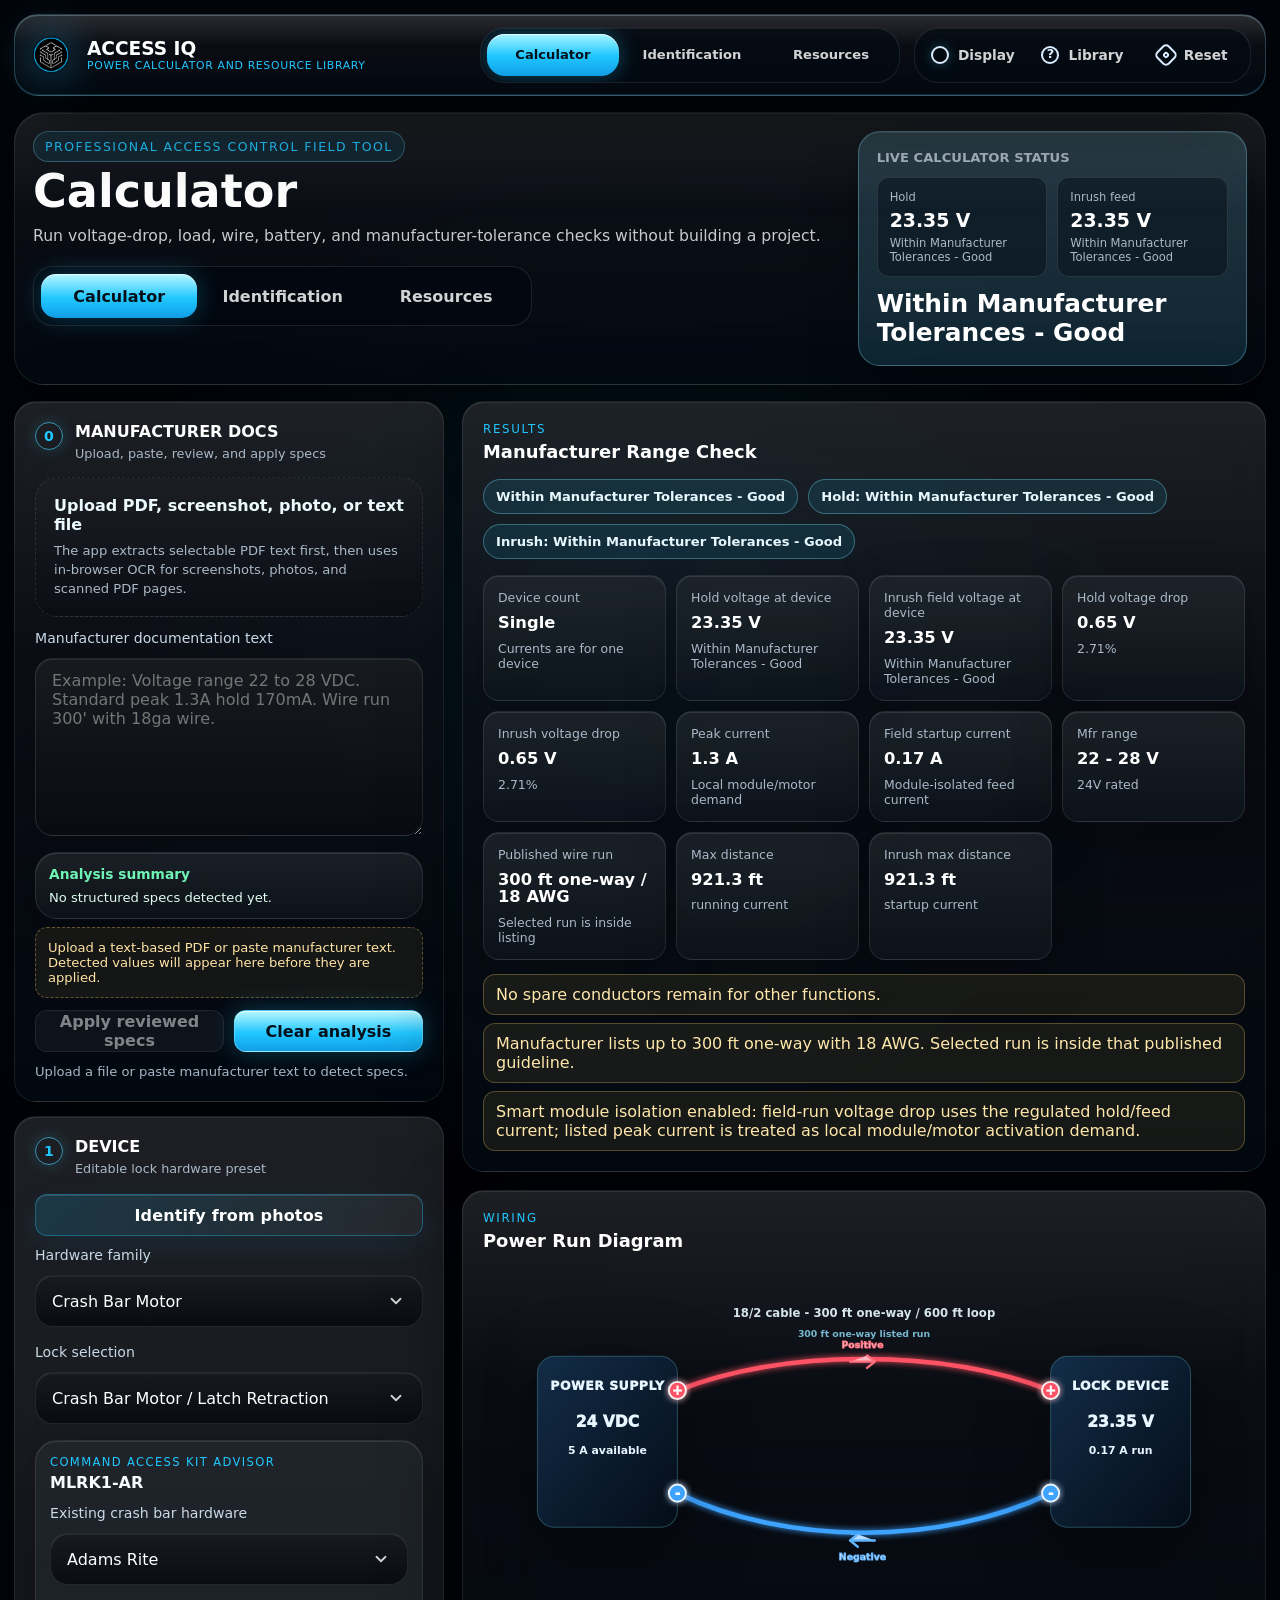
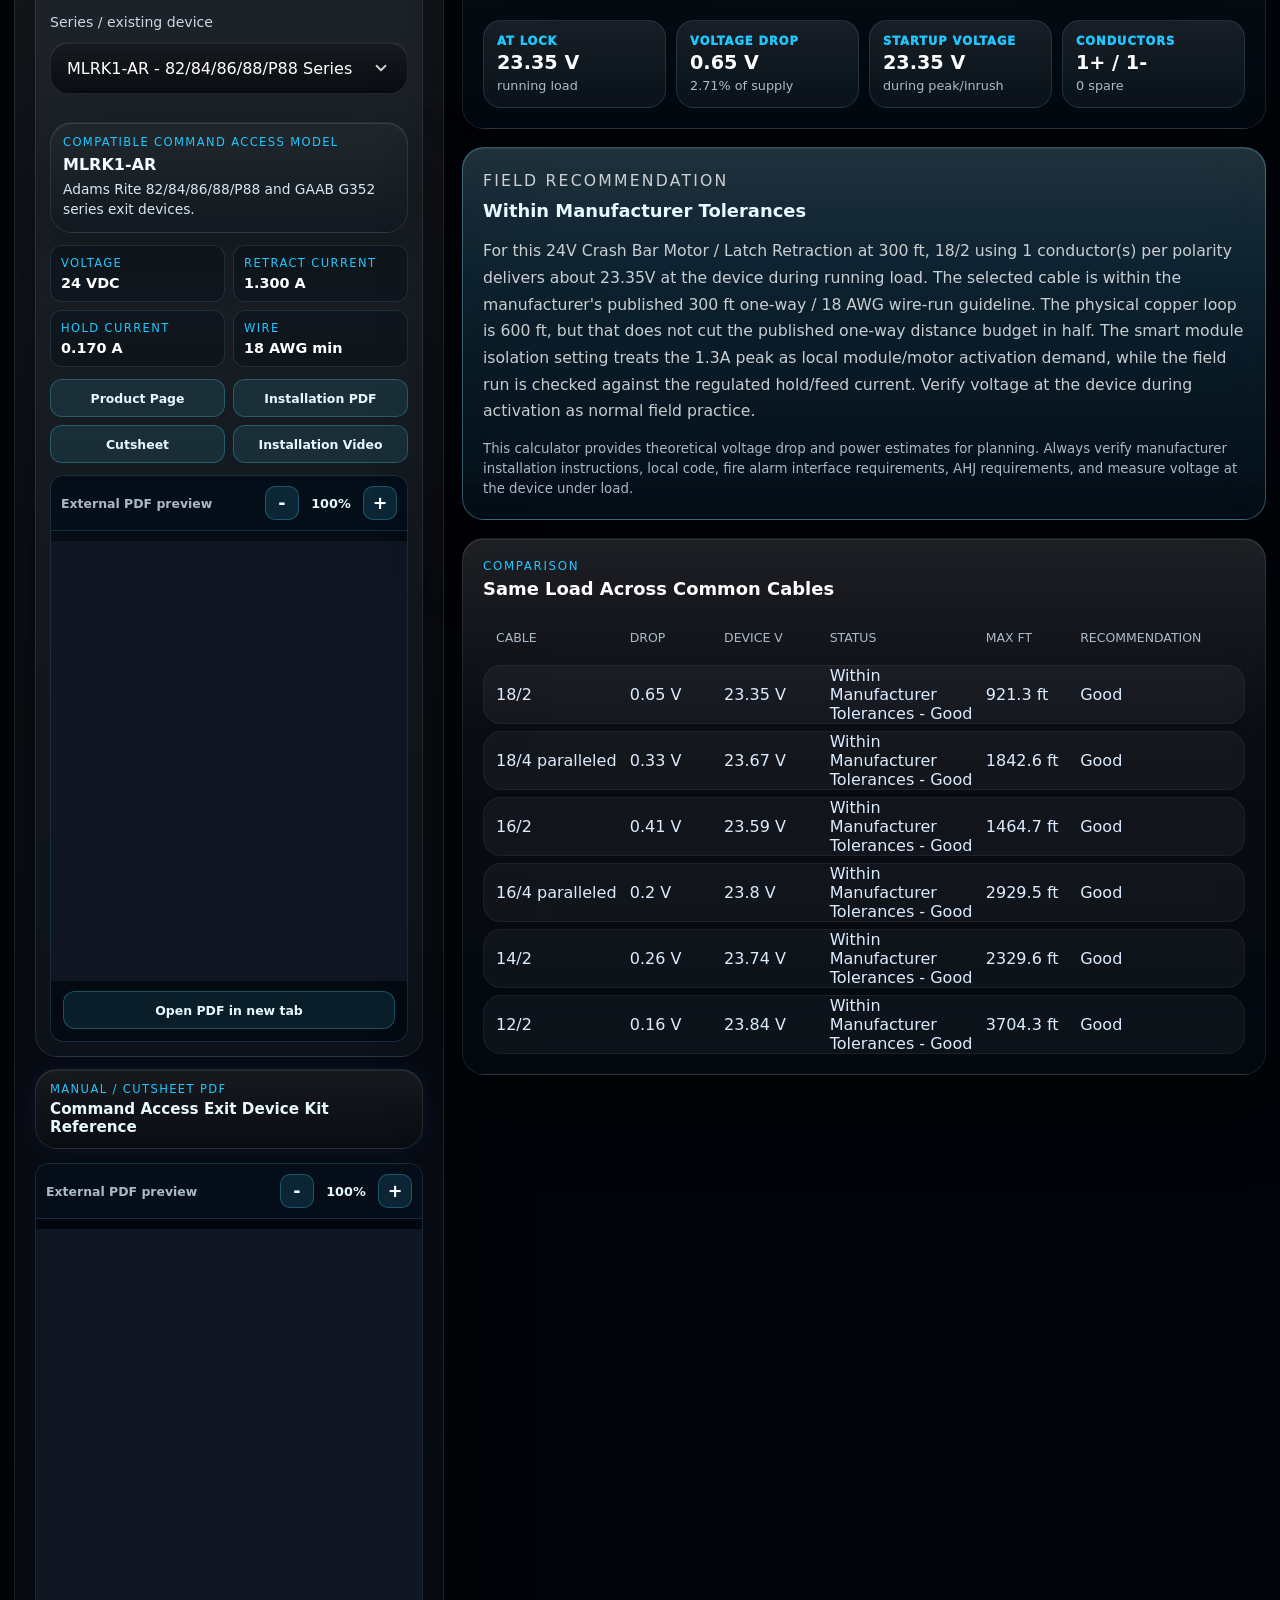
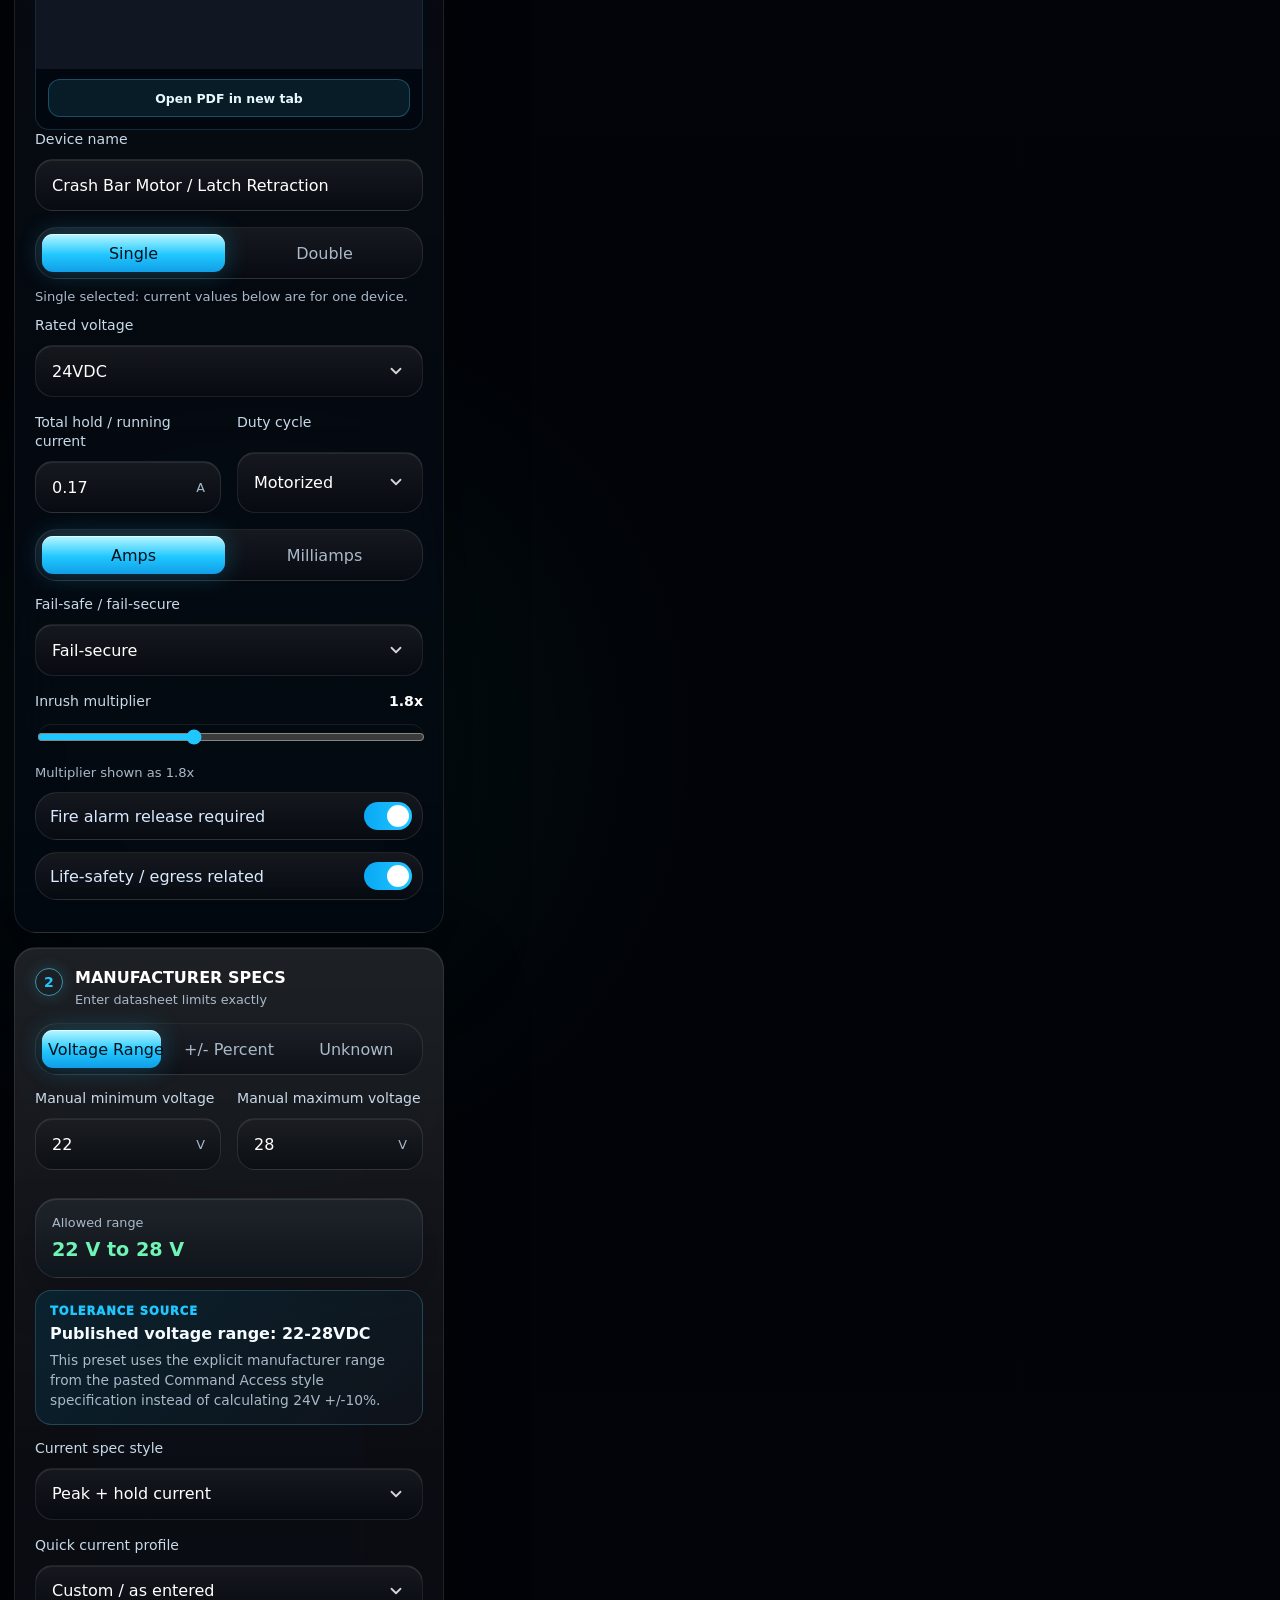
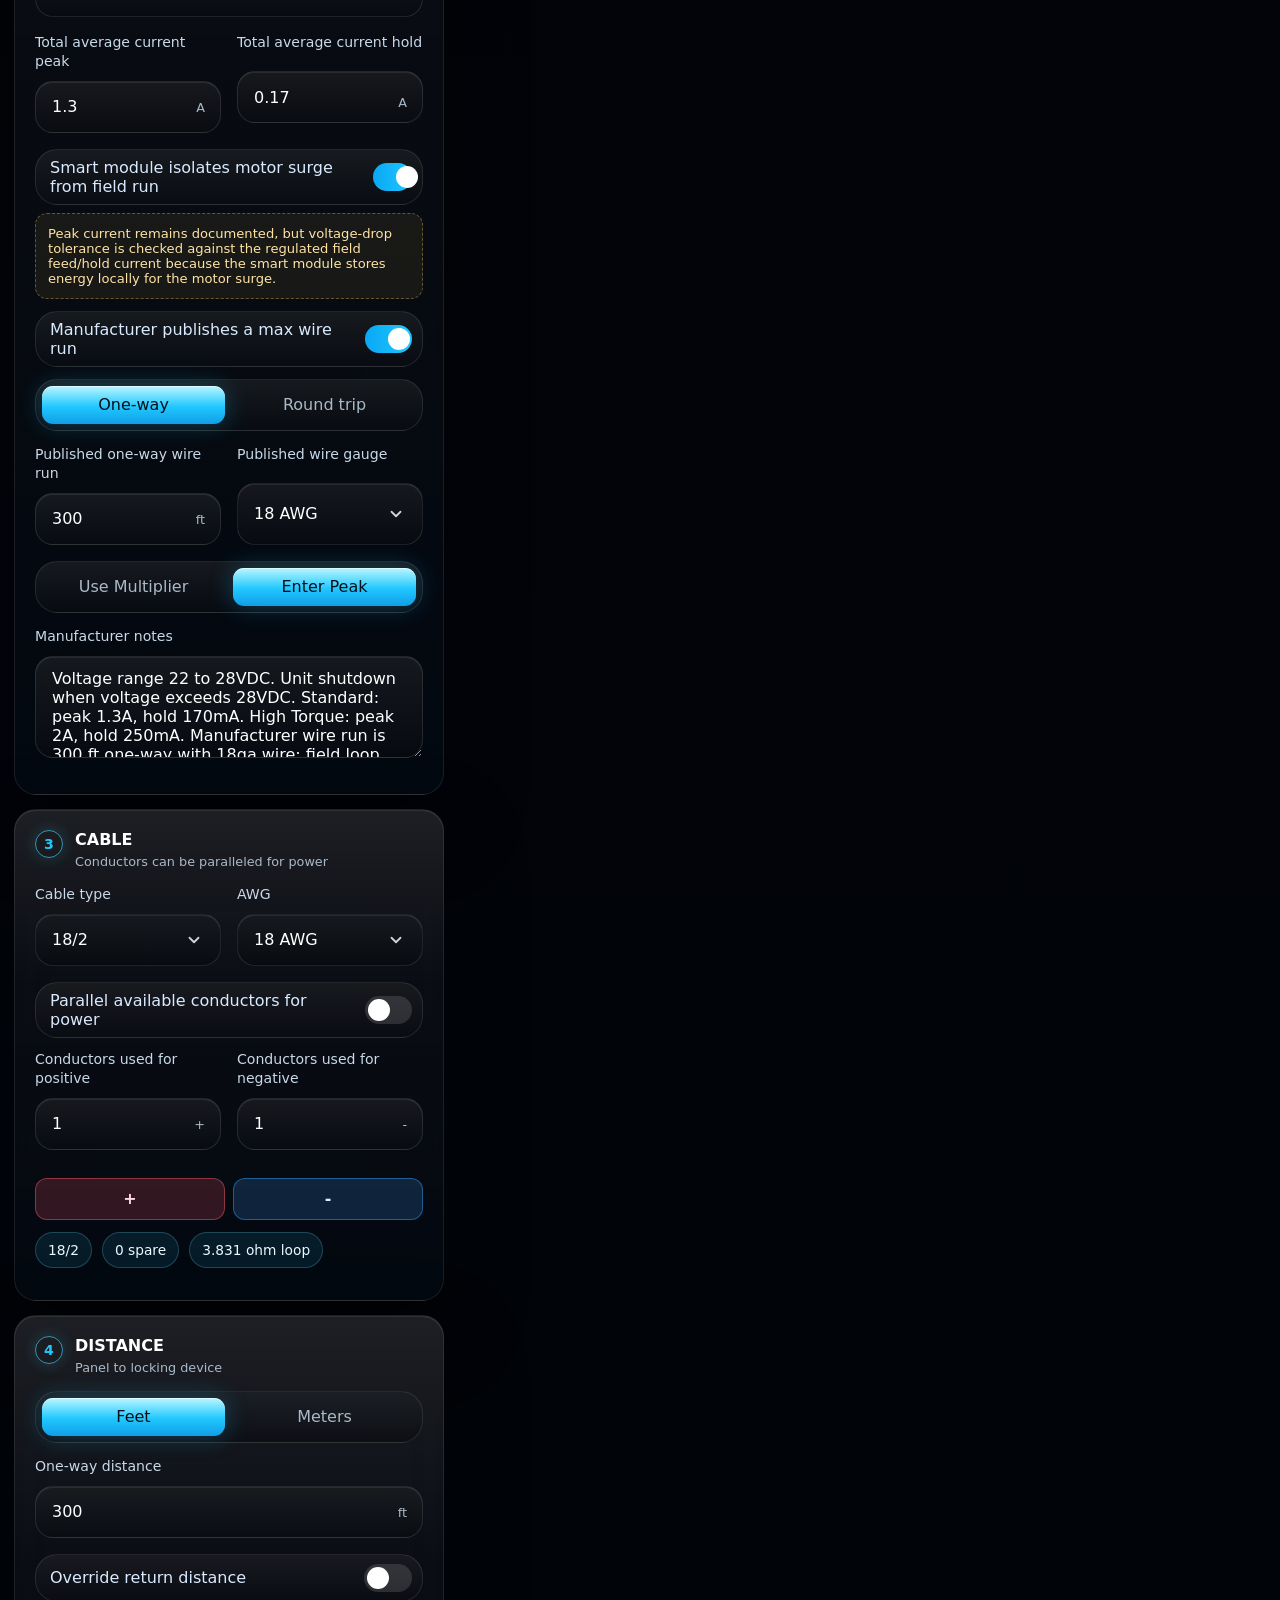
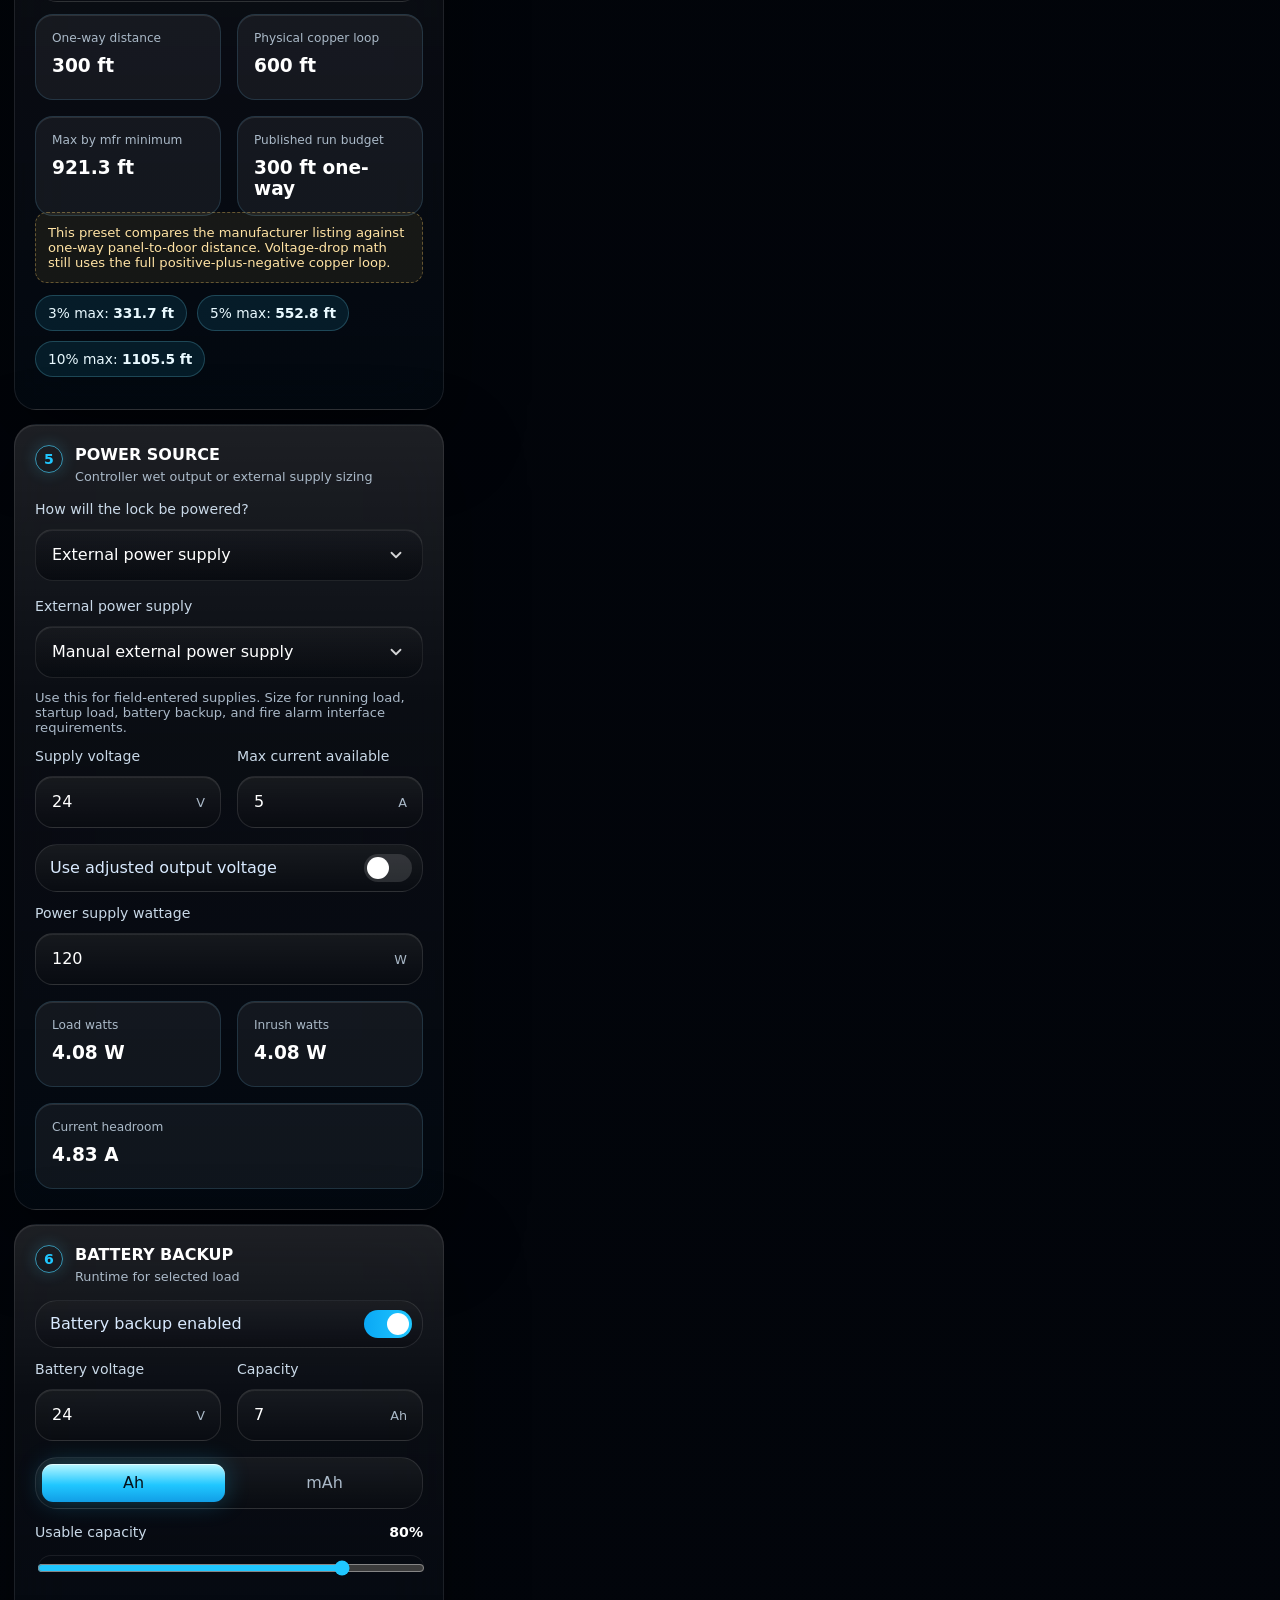
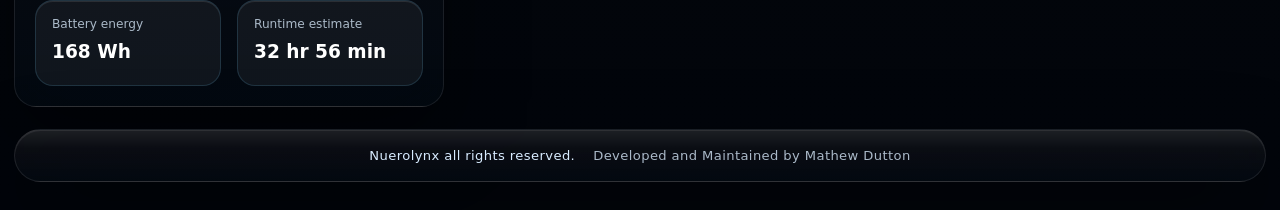
<file: accessiq/index.html>
<!doctype html>
<html lang="en">
  <head>
    <meta charset="UTF-8" />
    <meta name="viewport" content="width=device-width, initial-scale=1.0" />
    <meta name="theme-color" content="#04070d" />
    <meta name="apple-mobile-web-app-capable" content="yes" />
    <meta name="apple-mobile-web-app-title" content="Access IQ" />
    <link rel="manifest" href="./manifest.webmanifest" />
    <title>Access IQ</title>
    <script type="module" crossorigin src="./assets/index-D7BR5kyQ.js"></script>
    <link rel="stylesheet" crossorigin href="./assets/index-ikbv6ApC.css">
  </head>
  <body>
    <div id="root"></div>
  </body>
</html>
</file>
<file: accessiq/assets/index-ikbv6ApC.css>
:root{--lightningcss-light: ;--lightningcss-dark:initial;color-scheme:dark;color:#eef7ff;--panel:#0d1624b3;--panel-strong:#111f33db;--line:#94ceff2e;--muted:#91a4b8;--blue:#45d5ff;--blue-2:#168aff;--green:#70f4b6;--red:#ff596d;--amber:#ffd166;--shadow:0 24px 80px #00000075;background:#04070d;font-family:Inter,ui-sans-serif,system-ui,-apple-system,BlinkMacSystemFont,Segoe UI,sans-serif}*{box-sizing:border-box}body{background:radial-gradient(circle at 18% 0,#36b8ff2e,#0000 34rem),radial-gradient(circle at 100% 12%,#6bffc91a,#0000 28rem),linear-gradient(145deg,#03050a 0%,#07111f 48%,#03060b 100%);min-width:320px;min-height:100vh;margin:0}button,input,select{font:inherit}button{cursor:pointer}.app{width:min(1440px,100%);margin:0 auto;padding:28px}.intro{justify-content:space-between;align-items:center;gap:28px;min-height:210px;display:flex}.eyebrow{color:var(--blue);letter-spacing:.12em;text-transform:uppercase;font-size:.78rem}h1,h2,p{margin:0}h1{letter-spacing:0;max-width:760px;margin-top:10px;font-size:clamp(2.4rem,6vw,5.8rem);line-height:.94}.intro p{max-width:650px;color:var(--muted);margin-top:18px;font-size:1.08rem;line-height:1.65}.statusPill{border:1px solid var(--line);color:#cfefff;background:#ffffff0f;border-radius:999px;align-items:center;gap:10px;min-width:164px;padding:12px 16px;display:inline-flex;box-shadow:inset 0 1px #ffffff1f}.statusPill span{background:var(--green);width:9px;height:9px;box-shadow:0 0 18px var(--green);border-radius:50%}.heroCircuit{border:1px solid var(--line);box-shadow:var(--shadow), inset 0 1px 0 #ffffff1c;-webkit-backdrop-filter:blur(22px)saturate(145%);backdrop-filter:blur(22px)saturate(145%);background:linear-gradient(145deg,#0d1a2cc7,#070c1694);border-radius:28px;overflow:hidden}.heroCircuit svg{width:100%;min-height:330px;display:block}.circuitGhost{fill:none;stroke:#ffffff12;stroke-width:30px;stroke-linecap:round;stroke-linejoin:round}.wire{fill:none;stroke-width:10px;stroke-linecap:round;stroke-linejoin:round}.positive,.positiveWire{stroke:var(--red)}.negative,.negativeWire{stroke:#3da3ff}.particle{fill:#fff}.positiveParticle{fill:#ff8a98}.negativeParticle{fill:#61d8ff}.sourceBlock rect,.loadBlock rect,.resistor rect{stroke:var(--line);stroke-width:1.2px;filter:drop-shadow(0 20px 42px #00000059)}.loadBlock rect,.resistor rect{fill:#0a1424eb}.sourceBlock text,.loadBlock text,.resistor text,.wireLabel{fill:#cfefff;text-anchor:middle;font-size:14px}.sourceBlock .large,.loadBlock .large{fill:#fff;font-size:24px;font-weight:800}.terminal.plus{fill:var(--red);font-size:22px;font-weight:900}.terminal.minus{fill:#3da3ff;font-size:24px;font-weight:900}.resistor path{fill:none;stroke:var(--amber);stroke-width:3px;stroke-linecap:round;stroke-linejoin:round}.wireLabel{fill:var(--muted);font-size:13px}.resultsGrid{grid-template-columns:repeat(11,minmax(120px,1fr));gap:12px;margin:18px 0;padding-bottom:4px;display:grid;overflow-x:auto}.resultCard,.metric{background:#ffffff0e;border:1px solid #70ccff29;border-radius:18px;min-height:86px;padding:16px;box-shadow:inset 0 1px #ffffff1a}.resultCard span,.metric span{color:var(--muted);font-size:.76rem;display:block}.resultCard strong,.metric strong{color:#fff;margin-top:10px;font-size:1.16rem;display:block}.dashboard{grid-template-columns:minmax(0,1fr) minmax(0,1fr);align-items:start;gap:18px;display:grid}.column{gap:18px;display:grid}.panel{border:1px solid var(--line);background:var(--panel);-webkit-backdrop-filter:blur(24px)saturate(155%);backdrop-filter:blur(24px)saturate(155%);border-radius:24px;padding:22px;box-shadow:0 18px 56px #00000057,inset 0 1px #ffffff1a}.panelTitle{margin-bottom:18px}.panelTitle p{color:var(--blue);letter-spacing:.14em;text-transform:uppercase;font-size:.74rem}.panelTitle h2{letter-spacing:0;margin-top:5px;font-size:1.36rem}.grid{gap:12px;display:grid}.two{grid-template-columns:repeat(2,minmax(0,1fr))}.three{grid-template-columns:repeat(3,minmax(0,1fr))}.wide{grid-column:1/-1}.field,.sliderField{gap:8px;margin-bottom:12px;display:grid}.manualQuickLink{color:#e8f8ff;background:linear-gradient(135deg,#45d5ff1f,#ffffff09);border:1px solid #45d5ff47;border-radius:14px;gap:4px;margin:-2px 0 14px;padding:12px 14px;text-decoration:none;display:grid;box-shadow:0 0 24px #1f8bff1a,inset 0 1px #ffffff14}.manualQuickLink span{color:var(--blue);letter-spacing:.12em;text-transform:uppercase;font-size:.72rem}.manualQuickLink strong{font-size:.95rem}.kitAdvisor{background:linear-gradient(160deg,#45d5ff17,#ffffff09);border:1px solid #45d5ff38;border-radius:16px;gap:12px;margin:0 0 14px;padding:14px;display:grid;box-shadow:inset 0 1px #ffffff14}.kitAdvisorTitle{gap:4px;display:grid}.kitAdvisorTitle span,.kitRecommendation span,.kitSpecGrid span{color:var(--blue);letter-spacing:.12em;text-transform:uppercase;font-size:.72rem}.kitAdvisorTitle strong,.kitRecommendation strong{color:#f5fbff;font-size:1rem}.kitRecommendation{background:#70f4b60f;border:1px solid #70f4b62e;border-radius:12px;gap:6px;padding:12px;display:grid}.kitRecommendation p{color:#d7e8f5;font-size:.86rem;line-height:1.45}.kitSpecGrid{grid-template-columns:repeat(2,minmax(0,1fr));gap:8px;display:grid}.kitSpecGrid div{background:#020a1452;border:1px solid #70ccff24;border-radius:12px;gap:5px;padding:10px;display:grid}.kitSpecGrid strong{color:#fff;font-size:.9rem}.kitLinks{grid-template-columns:repeat(2,minmax(0,1fr));gap:8px;display:grid}.kitLinks a{color:#e6f9ff;text-align:center;background:#45d5ff1a;border:1px solid #45d5ff47;border-radius:12px;justify-content:center;align-items:center;min-height:38px;padding:0 10px;font-size:.78rem;font-weight:800;text-decoration:none;display:inline-flex}.kitPdfPreview{background:#020810b8;border:1px solid #70ccff2e;border-radius:14px;min-height:280px;overflow:hidden}.kitPdfPreview iframe{background:#101722;border:0;width:100%;height:320px;display:block}.pdfPreview{background:#020810b8;border:1px solid #70ccff2e;border-radius:14px;gap:10px;min-height:320px;display:grid;overflow:hidden}.pdfPreviewToolbar{z-index:2;background:#050e19f0;border-bottom:1px solid #70ccff29;justify-content:space-between;align-items:center;gap:10px;padding:10px;display:flex;position:sticky;top:0}.pdfPreviewToolbar span{color:var(--muted);font-size:.78rem;font-weight:800}.pdfPreviewToolbar div{align-items:center;gap:8px;display:inline-flex}.pdfPreviewToolbar button{width:34px;height:34px;color:var(--text);background:#45d5ff1f;border:1px solid #45d5ff47;border-radius:10px;font-size:1.1rem;font-weight:900}.pdfPreviewToolbar button:disabled{opacity:.35}.pdfPreviewToolbar strong{color:#e6f9ff;text-align:center;min-width:48px;font-size:.8rem}.pdfPreviewScroller{-webkit-overflow-scrolling:touch;gap:14px;max-height:72vh;padding:12px;display:grid;overflow:auto}.pdfPreviewFrameShell{-webkit-overflow-scrolling:touch;background:#101722;height:520px;overflow:auto}.pdfPreviewFrame{transform-origin:0 0;background:#101722;border:0;width:100%;height:520px;display:block}.pdfPreview.compact .pdfPreviewFrameShell,.pdfPreview.compact .pdfPreviewFrame{height:440px}.pdfPreview.large .pdfPreviewFrameShell,.pdfPreview.large .pdfPreviewFrame{height:78vh;min-height:680px}.pdfPreview.tall .pdfPreviewFrameShell,.pdfPreview.tall .pdfPreviewFrame{height:88vh;min-height:820px}.pdfPreviewOpenLink{color:#e6f9ff;background:#45d5ff1a;border:1px solid #45d5ff47;border-radius:12px;justify-content:center;align-items:center;min-height:38px;margin:0 12px 12px;font-size:.78rem;font-weight:900;text-decoration:none;display:inline-flex}.pdfPreview.compact .pdfPreviewScroller{max-height:460px}.pdfPreview.large .pdfPreviewScroller{max-height:78vh}.pdfPreview.tall .pdfPreviewScroller{max-height:88vh}.pdfPreviewPage{justify-content:center;gap:6px;min-width:max-content;margin:0 auto;display:grid}.pdfPreviewPage canvas{background:#fff;border-radius:8px;max-width:none;display:block;box-shadow:0 18px 45px #00000059}.pdfPreviewPage figcaption{color:var(--muted);text-align:center;font-size:.72rem;font-weight:800}.field>span,.sliderField>span{color:#c9d9e8;font-size:.88rem}.inputWrap{position:relative}input,select{color:#f8fbff;background:#020912ad;border:1px solid #96d6ff2e;border-radius:14px;outline:none;width:100%;min-height:46px;padding:0 14px;transition:border-color .16s,box-shadow .16s,background .16s}input:focus,select:focus{background:#06101df2;border-color:#45d5ffc7;box-shadow:0 0 0 4px #45d5ff1f}.inputWrap em{color:var(--muted);pointer-events:none;font-size:.8rem;font-style:normal;position:absolute;top:50%;right:12px;transform:translateY(-50%)}.segmented{background:#020810a3;border:1px solid #96d6ff24;border-radius:16px;grid-auto-columns:1fr;grid-auto-flow:column;gap:6px;margin-bottom:14px;padding:6px;display:grid}.segmented button{min-height:38px;color:var(--muted);white-space:nowrap;background:0 0;border:0;border-radius:11px}.segmented .active{color:#fff;background:linear-gradient(#45d5ff47,#168aff2e);box-shadow:inset 0 1px #ffffff24,0 8px 24px #1290ff2e}.toggle{color:#d9eaff;text-align:left;background:#0208108a;border:1px solid #96d6ff26;border-radius:15px;justify-content:space-between;align-items:center;gap:12px;width:100%;min-height:48px;margin:0 0 12px;padding:8px 10px 8px 14px;display:flex}.toggle i{background:#ffffff21;border-radius:999px;width:48px;height:28px;padding:3px;transition:background .18s}.toggle i:before{content:"";background:#fff;border-radius:50%;width:22px;height:22px;transition:transform .18s;display:block}.toggle.on i{background:linear-gradient(90deg, var(--blue-2), var(--blue))}.toggle.on i:before{transform:translate(20px)}.sliderField span{justify-content:space-between;gap:12px;display:flex}.sliderField strong{color:#fff}input[type=range]{min-height:28px;accent-color:var(--blue);background:0 0;padding:0}.summaryStrip,.runLengths,.stages{flex-wrap:wrap;gap:10px;margin:12px 0;display:flex}.summaryStrip span,.runLengths span,.stages span{color:#d9f6ff;background:#45d5ff13;border:1px solid #45d5ff2e;border-radius:999px;padding:9px 12px;font-size:.86rem}.stages span{background:#70f4b613;border-color:#70f4b633}.alert{color:#ffd7dd;background:#ff596d1a;border:1px solid #ff596d5c;border-radius:15px;padding:13px 14px}.alert.subtle{color:#d4f5ff;background:#45d5ff14;border-color:#45d5ff38}.diagramCard{margin-top:12px}.diagramCard svg,.chartPanel svg{width:100%;min-height:190px;display:block}.miniBattery rect:first-child{fill:#ffffff12;stroke:#cdeeff42}.miniBattery rect:nth-child(2){fill:#cdeeff42}.miniBattery text{fill:#eaf8ff;text-anchor:middle;font-size:12px;font-weight:800}.seriesWire,.positiveWire,.negativeWire{fill:none;stroke-width:4px;stroke-linecap:round;stroke-linejoin:round}.seriesWire{stroke:var(--amber)}.diagramText{fill:var(--muted);font-size:12px}.gridLine{stroke:#ffffff12}.axisLine{fill:none;stroke:#cdeeff57}.curveFill{fill:#45d5ff17;stroke:none}.curveLine{fill:none;stroke:var(--blue);stroke-width:4px;stroke-linecap:round;stroke-linejoin:round;filter:drop-shadow(0 0 10px #45d5ffb3)}.chartPanel text{fill:var(--muted);font-size:12px}.wireTable{gap:6px;display:grid}.wireTable>div{color:#dcecff;background:#ffffff0a;border-radius:12px;grid-template-columns:.7fr 1.4fr 1fr 1fr;align-items:center;gap:10px;min-height:38px;padding:0 12px;display:grid}.wireTable .thead{color:var(--muted);background:0 0;font-size:.78rem}.wireTable .selected{color:#fff;background:#45d5ff21;outline:1px solid #45d5ff4d}@media (width<=1040px){.dashboard{grid-template-columns:1fr}.resultsGrid{grid-template-columns:repeat(4,minmax(150px,1fr));overflow:visible}}@media (width<=720px){.app{padding:16px}.intro{min-height:auto;padding:20px 0;display:grid}.statusPill{width:fit-content}.heroCircuit{border-radius:22px}.heroCircuit svg{width:760px;min-height:320px}.heroCircuit{overflow-x:auto}.resultsGrid,.two,.three{grid-template-columns:1fr}.panel{border-radius:20px;padding:18px}.segmented{grid-auto-flow:row}.wireTable{overflow-x:auto}.wireTable>div{min-width:420px}}@media (prefers-reduced-motion:reduce){*,:before,:after{scroll-behavior:auto!important;animation-duration:.01ms!important;animation-iteration-count:1!important}}.app{width:min(1580px,100%);padding:16px}.appHeader{z-index:10;-webkit-backdrop-filter:blur(24px)saturate(150%);backdrop-filter:blur(24px)saturate(150%);background:#030c18d1;border:1px solid #57b7ff33;border-radius:18px;grid-template-columns:300px minmax(620px,920px) max-content;align-items:center;gap:18px;margin-bottom:14px;padding:14px 18px;display:grid;position:sticky;top:10px;box-shadow:0 18px 60px #0000005c,inset 0 1px #ffffff1c}.brand{align-items:center;gap:14px;min-width:0;display:flex}.logoMark{object-fit:contain;filter:drop-shadow(0 0 18px #00c2ff6b);border-radius:50%;flex:none;width:58px;height:58px}.brand strong{letter-spacing:.12em;font-size:1.55rem;display:block}.brand span{color:#b5c8dc;letter-spacing:.16em;text-transform:uppercase;font-size:.82rem;display:block}.topTabs{scrollbar-width:thin;background:#071322c7;border:1px solid #529eff29;border-radius:12px;grid-auto-columns:minmax(128px,max-content);grid-auto-flow:column;display:grid;overflow:hidden}.topTabs button,.headerTools button{color:#c9d8ea;text-transform:uppercase;background:0 0;border:0;min-height:52px;font-size:.82rem;font-weight:700}.headerTools button{white-space:nowrap;justify-content:center;align-items:center;gap:9px;padding:0 14px;display:inline-flex}.topTabs .active{color:#fff;background:linear-gradient(#2b97ff6b,#0c488e80);box-shadow:inset 0 0 0 1px #53c1ff75,0 0 24px #1e92ff47}.headerTools button.active{color:#fff;background:#45d5ff24;box-shadow:inset 0 0 0 1px #45d5ff47}.headerTools{background:#071322c7;border:1px solid #529eff29;border-radius:12px;grid-template-columns:repeat(3,max-content);display:grid;overflow:hidden}.toolIcon{vertical-align:middle;width:18px;height:18px;display:inline-block;position:relative}.compactMode .panel,.compactMode .accessHero,.compactMode .appHeader,.compactMode .stepPanel{padding:14px}.compactMode .accessDashboard,.compactMode .accessRail,.compactMode .accessWorkbench,.compactMode .tabSurface{gap:10px}.compactMode .field,.compactMode .sliderField{margin-bottom:8px}.compactMode input,.compactMode select{min-height:40px}.sunIcon{border:2px solid #d9eaff;border-radius:50%;box-shadow:0 0 12px #45d5ff47}.sunIcon:before,.sunIcon:after{content:"";border-top:3px solid #d9eaff;border-bottom:3px solid #d9eaff;position:absolute;inset:-6px 7px}.sunIcon:after{transform:rotate(90deg)}.helpIcon{border:2px solid #d9eaff;border-radius:50%}.helpIcon:before{content:"?";color:#d9eaff;text-align:center;font-size:13px;font-weight:900;line-height:18px;position:absolute;inset:-3px 0 0}.gearIcon{border:2px solid #d9eaff;border-radius:5px;transform:rotate(45deg)}.gearIcon:before{content:"";border:2px solid #d9eaff;border-radius:50%;position:absolute;inset:4px}.cockpit{grid-template-columns:430px minmax(0,1fr);align-items:start;gap:14px;display:grid}.controlRail,.workbench,.tabSurface{gap:14px;display:grid}.controlRail{position:sticky;top:104px}.featureGrid{grid-template-columns:minmax(0,1.15fr) minmax(320px,.85fr);gap:14px;display:grid}.stepPanel{padding:18px}.stepTitle{align-items:flex-start;gap:12px;margin-bottom:16px;display:flex}.stepTitle b{width:28px;height:28px;color:var(--blue);border:1px solid #45d5ffa6;border-radius:50%;flex:none;place-items:center;font-size:.88rem;display:grid;box-shadow:0 0 16px #45d5ff33}.stepTitle h2{text-transform:uppercase;margin:0;font-size:1rem}.stepTitle p{color:var(--muted);margin-top:5px;font-size:.8rem}.miniLabel{color:#c9d9e8;margin:12px 0 7px;font-size:.82rem;display:block}.heroCircuit{border-radius:16px;padding:22px;position:relative}.heroCircuit svg{min-height:390px;margin-top:4px}.circuitHeader{justify-content:space-between;align-items:flex-start;gap:16px;display:flex}.circuitHeader h2{text-transform:uppercase;margin:0;font-size:1.1rem}.circuitHeader p{color:var(--muted);margin-top:6px;font-size:.86rem}.legend{color:#dbeeff;flex-wrap:wrap;gap:18px;font-size:.82rem;display:flex}.legend span{align-items:center;gap:8px;display:inline-flex}.legend i{border-radius:999px;width:34px;height:3px}.legend .hot{background:var(--red);box-shadow:0 0 12px #ff596db3}.legend .cold{background:#3da3ff;box-shadow:0 0 12px #3da3ffb3}.systemOk{width:fit-content;color:var(--green);background:#70f4b617;border:1px solid #70f4b65c;border-radius:999px;margin-top:10px;padding:7px 12px;font-size:.78rem;font-weight:800;position:static}.circuitStats{grid-template-columns:repeat(4,minmax(0,1fr));gap:14px;display:grid}.circuitStats div{background:#05111fc7;border:1px solid #64b8ff2b;border-radius:10px;min-height:76px;padding:13px 16px}.circuitStats span{color:var(--muted);font-size:.74rem;display:block}.circuitStats strong{color:var(--green);margin-top:9px;font-size:1.18rem;display:inline-block}.circuitStats em{color:var(--amber);margin-left:6px;font-size:.8rem;font-style:normal;font-weight:800}.guidePanel .diagramCard{margin-top:0}.resultPanel{margin-top:14px}.resultPanel .resultsGrid{margin:0}.resourcesPanel{min-height:420px}.pdfLibrary{gap:14px;margin-bottom:18px;display:grid}.pdfControls{grid-template-columns:repeat(2,minmax(0,1fr));gap:14px;display:grid}.pdfMeta{background:linear-gradient(135deg,#45d5ff17,#ffffff09);border:1px solid #70ccff29;border-radius:16px;justify-content:space-between;align-items:flex-start;gap:16px;padding:16px;display:flex}.pdfMeta span{max-width:920px;color:var(--muted);font-size:.86rem;line-height:1.5;display:block}.pdfMeta h3{color:#f4fbff;margin:6px 0 8px;font-size:1.14rem}.pdfMeta p{color:#c7d7e6;max-width:940px;line-height:1.6}.pdfMeta a{color:#dff8ff;background:#1f8bff29;border:1px solid #45d5ff75;border-radius:14px;flex:none;justify-content:center;align-items:center;min-height:42px;padding:0 16px;text-decoration:none;display:inline-flex;box-shadow:0 0 24px #1f8bff24}.pdfFrameShell{background:#020810b8;border:1px solid #70ccff2e;border-radius:18px;min-height:680px;overflow:hidden;box-shadow:inset 0 1px #ffffff12}.pdfFrameShell iframe{background:#101722;border:0;width:100%;height:72vh;min-height:680px;display:block}.pdfNote{color:var(--muted);font-size:.86rem;line-height:1.5}.formulaGrid{grid-template-columns:repeat(3,minmax(0,1fr));gap:12px;display:grid}.formulaCard,.resourceList article{background:#ffffff0b;border:1px solid #70ccff29;border-radius:14px;padding:18px}.formulaCard span{color:var(--muted);font-size:.82rem}.formulaCard strong{color:#fff;margin-top:10px;font-size:1.15rem;display:block}.resourceList{grid-template-columns:repeat(3,minmax(0,1fr));gap:12px;margin-top:14px;display:grid}.resourceList h3{color:#dff6ff;margin:0 0 8px}.resourceList p{color:var(--muted);font-size:.92rem;line-height:1.6}@media (width<=1180px){.appHeader,.cockpit{grid-template-columns:1fr}.controlRail{grid-template-columns:repeat(2,minmax(0,1fr));position:static}.featureGrid,.formulaGrid,.pdfControls,.resourceList{grid-template-columns:1fr}.pdfMeta{display:grid}.pdfFrameShell,.pdfFrameShell iframe{min-height:560px}}@media (width<=760px){.app{padding:10px}.appHeader,.topTabs,.headerTools,.controlRail,.featureGrid,.circuitStats{grid-template-columns:1fr}.brand strong{font-size:1.1rem}.brand span{font-size:.67rem}.heroCircuit{padding:16px}.heroCircuit svg{width:800px;min-height:330px}.circuitHeader{display:grid}.pdfFrameShell,.pdfFrameShell iframe{min-height:460px}}@media (width>=761px) and (width<=1180px){.cockpit{grid-template-columns:320px minmax(0,1fr)}.controlRail{grid-template-columns:1fr;position:sticky;top:250px}.featureGrid,.formulaGrid,.pdfControls,.resourceList,.three{grid-template-columns:1fr}}html,body{max-width:100%;overflow-x:hidden}.app,.accessDashboard,.accessRail,.accessWorkbench,.panel,.tabSurface{min-width:0;max-width:100%}.accessTable,.wireTable{max-width:100%}textarea{resize:vertical;color:#f8fbff;width:100%;font:inherit;background:#020912ad;border:1px solid #96d6ff2e;border-radius:14px;outline:none;padding:12px 14px}.accessHero{border:1px solid var(--line);box-shadow:var(--shadow), inset 0 1px 0 #ffffff1a;background:linear-gradient(135deg,#091626d1,#040a14b8);border-radius:18px;grid-template-columns:minmax(0,1fr) 260px;align-items:end;gap:18px;margin:14px 0;padding:22px;display:grid}.accessHero h1{max-width:940px;font-size:clamp(2rem,4.5vw,4.6rem)}.accessHero p{max-width:880px;color:var(--muted);margin-top:12px;line-height:1.55}.heroBadge{background:#ffffff0e;border:1px solid #70ccff33;border-radius:16px;align-content:center;gap:10px;min-height:128px;padding:18px;display:grid}.heroBadge span{color:var(--muted);text-transform:uppercase;font-size:.82rem;font-weight:800}.heroBadge strong{color:#fff;font-size:1.55rem}.heroStatusGrid{grid-template-columns:repeat(2,minmax(0,1fr));gap:10px;display:grid}.heroStatusGrid div{background:#030c1673;border:1px solid #ffffff1c;border-radius:12px;min-width:0;padding:12px}.heroStatusGrid em,.heroStatusGrid small{color:var(--muted);font-size:.72rem;font-style:normal;display:block}.heroStatusGrid strong{margin:5px 0;font-size:1.18rem;display:block}.accessDashboard{grid-template-columns:430px minmax(0,1fr);align-items:start;gap:14px;display:grid}.accessRail,.accessWorkbench{gap:14px;display:grid}.accessRail{position:sticky;top:104px}.rangeHint,.unknownBox{color:var(--muted);margin:-4px 0 12px;font-size:.82rem}.unknownBox{color:#ffe3a4;background:#ffd16612;border:1px dashed #ffd16657;border-radius:12px;padding:12px}.manualCurrentEntry{gap:10px;display:grid}.manualCurrentEntry .unknownBox{margin:0}.powerSourceStatus{background:linear-gradient(145deg,#58dcff29,#ffffff0b),#080f18b8;border:1px solid #62e7ff59;border-radius:18px;gap:7px;padding:14px;display:grid;box-shadow:inset 0 1px #ffffff1f}.powerSourceStatus span{color:var(--cyan);letter-spacing:.09em;text-transform:uppercase;font-size:.76rem;font-weight:900}.powerSourceStatus strong{color:var(--text);font-size:.92rem;line-height:1.35}.powerSourceStatus.danger{background:linear-gradient(145deg,#ff486233,#ffffff0a),#18080ec7;border-color:#ff6363a6}.powerSourceStatus.danger span{color:#ff8b8b}.powerCapabilityGrid{grid-template-columns:repeat(2,minmax(0,1fr));gap:10px;display:grid}.powerCapabilityGrid div{background:#ffffff0e;border:1px solid #ffffff21;border-radius:16px;min-width:0;padding:12px}.powerCapabilityGrid span{color:var(--muted);text-transform:uppercase;margin-bottom:5px;font-size:.74rem;font-weight:800;display:block}.powerCapabilityGrid strong{color:var(--text);font-size:1.02rem}.powerDocPreview{gap:10px;display:grid}.powerDocPreview>b{color:var(--cyan);letter-spacing:.08em;text-transform:uppercase;font-size:.78rem}.powerSpecList{background:#ffffff0b;border:1px solid #62e7ff38;border-radius:16px;gap:8px;padding:12px;display:grid}.powerSpecList>b{color:var(--cyan);letter-spacing:.08em;text-transform:uppercase;font-size:.75rem}.powerSpecList div{border-top:1px solid #ffffff14;grid-template-columns:minmax(92px,.8fr) minmax(0,1.6fr);align-items:start;gap:10px;padding-top:8px;display:grid}.powerSpecList span{color:var(--muted);text-transform:uppercase;font-size:.74rem;font-weight:800}.powerSpecList strong{min-width:0;color:var(--text);font-size:.84rem;line-height:1.35}.standbySpec strong{color:#dffbff}@media (width<=760px){.powerCapabilityGrid{grid-template-columns:1fr}.powerSpecList div{grid-template-columns:1fr;gap:4px}}.identifyInlineButton{width:100%;min-height:42px;color:var(--text);letter-spacing:.01em;background:linear-gradient(135deg,#20c5ff29,#ffffff0d);border:1px solid #20c5ff59;border-radius:12px;margin:2px 0 10px;font-weight:800;box-shadow:inset 0 1px #ffffff1f,0 10px 30px #20c5ff14}.identifyInlineButton:hover{border-color:#20c5ff9e;transform:translateY(-1px)}.relatedInstallBox,.relatedManual{background:#08121e8f;border:1px solid #20c5ff2e;border-radius:14px;gap:10px;margin:10px 0 12px;padding:12px;display:grid}.relatedInstallBox p,.relatedManual p{color:var(--muted);margin:0;font-size:.82rem;line-height:1.45}.manualQuickLink.accessory{background:#70f4b612;border-color:#70f4b642}.rangeDisplay{background:#70f4b613;border:1px solid #70f4b638;border-radius:14px;margin:12px 0;padding:16px}.rangeDisplay span{color:var(--muted);font-size:.8rem;display:block}.rangeDisplay strong{color:var(--green);margin-top:8px;font-size:1.2rem;display:block}.sourceEvidence{background:linear-gradient(135deg,#20c7ff1f,#ffffff09),#0208108f;border:1px solid #78e4ff33;border-radius:16px;gap:6px;margin:12px 0 14px;padding:13px 14px;display:grid}.sourceEvidence span{color:var(--site-cyan,var(--blue));letter-spacing:.08em;text-transform:uppercase;font-size:.72rem;font-weight:950}.sourceEvidence strong{color:#f5fbff;line-height:1.3}.sourceEvidence p{color:var(--site-muted,var(--muted));font-size:.86rem;line-height:1.45}.conductorDiagram{grid-template-columns:repeat(auto-fit,minmax(42px,1fr));gap:8px;margin:12px 0;display:grid}.conductorDiagram span{border-radius:12px;place-items:center;height:42px;font-weight:900;display:grid}.conductorDiagram .pos{color:#ffdce1;background:#ff596d2e;border:1px solid #ff596d73}.conductorDiagram .neg{color:#d8efff;background:#3da3ff2e;border:1px solid #3da3ff73}.conductorDiagram .spare{color:#c4ceda;background:#ffffff12;border:1px dashed #ffffff38}.badgeRow{flex-wrap:wrap;gap:10px;margin-bottom:16px;display:flex}.badge{color:#dff7ff;background:#45d5ff14;border:1px solid #45d5ff38;border-radius:999px;padding:9px 12px;font-size:.82rem;font-weight:800}.warn{color:#ffe29a;background-color:#ffd1661a;border-color:#ffd1666b}.danger{color:#ffc6ce;background-color:#ff596d1a;border-color:#ff596d6b}.resultMatrix{grid-template-columns:repeat(3,minmax(0,1fr));gap:12px;display:grid}.resultMatrix div{background:#ffffff0d;border:1px solid #70ccff29;border-radius:14px;min-height:104px;padding:16px}.resultMatrix span,.resultMatrix em{color:var(--muted);font-size:.78rem;font-style:normal;display:block}.resultMatrix strong{color:#fff;margin:9px 0;font-size:1.35rem;display:block}.warningList{gap:8px;margin-top:14px;display:grid}.warningList span{color:#ffe7ac;background:#ffd16614;border:1px solid #ffd16647;border-radius:12px;padding:10px 12px}.accessTable{gap:7px;display:grid;overflow-x:auto}.accessTable>div{color:#dcecff;background:#ffffff0b;border-radius:12px;grid-template-columns:1.2fr .8fr .9fr 1.4fr .8fr 1.2fr;align-items:center;gap:10px;min-width:900px;min-height:42px;padding:0 12px;display:grid}.accessTable .thead{color:var(--muted);text-transform:uppercase;background:0 0;font-size:.78rem}.wiringDiagramPanel{overflow:hidden}.wiringDiagramPanel .panelTitle{margin-bottom:10px}.desktopWiringDiagram{width:100%;height:auto;max-height:390px;display:block}.mobileWiringDiagram{display:none}.diagramBlock rect{fill:url(#sourceGlass);stroke:#78e4ff47;stroke-width:1.3px;filter:drop-shadow(0 22px 46px #00000059)}.diagramBlock text,.diagramCaption{fill:#e7f6ff;text-anchor:middle}.diagramTopCaption{fill:#e7f6ffeb;font-size:15px;font-weight:800}.diagramSubCaption{fill:#91e2ffcc;font-size:12px;font-weight:800}.diagramBlockTitle{fill:var(--site-cyan);letter-spacing:.04em;font-size:16px;font-weight:950}.diagramValue{fill:#fff;font-size:20px;font-weight:950}.diagramSubValue{fill:#e7f6ffd1;font-size:14px;font-weight:750}.diagramPoleText{letter-spacing:.08em;font-size:12px;font-weight:950}.positiveText{fill:#ff7783}.negativeText{fill:#72bdff}.diagramTerminal{stroke:#ffffffe6;stroke-width:2.4px;filter:url(#wireGlow)}.diagramTerminal.positive{fill:#ff5365}.diagramTerminal.negative{fill:#3da3ff}.diagramBlock .diagramTerminalLabel{fill:#fff;text-anchor:middle;font-size:17px;font-weight:950}.diagramPositive,.diagramNegative,.diagramSpare{fill:none;stroke-linecap:round;filter:url(#wireGlow)}.diagramPositive{stroke:#ff5365;stroke-width:6px}.diagramNegative{stroke:#3da3ff;stroke-width:6px}.diagramSpare{stroke:#b9c7d86b;stroke-dasharray:8 10;stroke-width:2.5px}.wireDirection path{fill:none;stroke-width:3px;stroke-linecap:round;stroke-linejoin:round}.wireDirection text{text-anchor:middle;font-size:12px;font-weight:900}.wireDirection.forward path,.wireDirection.forward text{stroke:#ff7080;fill:#ffb5bd}.wireDirection.return path,.wireDirection.return text{stroke:#62b5ff;fill:#b9dcff}.diagramMetrics{grid-template-columns:repeat(4,minmax(0,1fr));gap:10px;margin-top:-8px;display:grid}.diagramMetrics article{background:linear-gradient(#ffffff14,#ffffff08),#040d189e;border:1px solid #78e4ff24;border-radius:18px;align-content:center;gap:5px;min-height:88px;padding:13px;display:grid}.diagramMetrics span{color:var(--site-cyan);letter-spacing:.08em;text-transform:uppercase;font-size:.72rem;font-weight:950}.diagramMetrics strong{color:#fff;font-size:1.2rem;line-height:1.05}.diagramMetrics small{color:#e7f6ffbd;font-size:.8rem;line-height:1.25}.mobileDiagramCard{background:linear-gradient(145deg,#ffffff1a,#ffffff09),#05101deb;border:1px solid #78e4ff38;border-radius:22px;gap:8px;padding:18px;display:grid;box-shadow:inset 0 1px #ffffff1c,0 20px 48px #00000047}.mobileDiagramCard span{color:var(--site-cyan);letter-spacing:.08em;text-transform:uppercase;font-size:.78rem;font-weight:950}.mobileDiagramCard strong{color:#fff;font-size:1.55rem;line-height:1}.mobileDiagramCard small{color:#e7f6ffc7;font-size:.92rem}.mobileTerminals{grid-template-columns:1fr 1fr;gap:10px;margin-top:6px;display:grid}.mobileTerminals b{color:#fff;letter-spacing:.03em;border-radius:999px;justify-content:center;align-items:center;min-height:38px;font-size:.86rem;display:inline-flex}.mobileTerminals .positive{background:#ff536529;border:1px solid #ff536570;box-shadow:0 0 22px #ff536533}.mobileTerminals .negative{background:#3da3ff29;border:1px solid #3da3ff70;box-shadow:0 0 22px #3da3ff2e}.mobileWireRun{color:#e7f6ffe0;background:#ffffff09;border-radius:18px;gap:7px;padding:16px 16px 16px 28px;display:grid;position:relative}.mobileWireRun:before{content:"";border-radius:999px;width:5px;position:absolute;top:14px;bottom:14px;left:12px}.mobileWireRun.positive:before{background:#ff5365;box-shadow:0 0 18px #ff536573}.mobileWireRun.negative:before{background:#3da3ff;box-shadow:0 0 18px #3da3ff73}.mobileWireRun span{letter-spacing:.08em;text-transform:uppercase;font-size:.76rem;font-weight:950}.mobileWireRun.positive span{color:#ff9ea8}.mobileWireRun.negative span{color:#9ed0ff}.mobileWireRun b{font-size:.91rem;line-height:1.35}.recommendationPanel p{color:#e7f4ff;max-width:980px;font-size:1.02rem;line-height:1.7}.recommendationPanel small{color:var(--muted);margin-top:14px;line-height:1.5;display:block}.mobileSummary{display:none}.uploadDrop{cursor:pointer;background:#45d5ff12;border:1px dashed #45d5ff61;border-radius:16px;gap:7px;margin-bottom:12px;padding:18px;display:grid}.uploadDrop input{display:none}.uploadDrop strong{color:#ecfaff;font-size:1rem}.uploadDrop span,.docMessage{color:var(--muted);font-size:.82rem;line-height:1.45}.fileList{gap:8px;margin-bottom:12px;display:grid}.fileList div{background:#ffffff0b;border:1px solid #70ccff24;border-radius:12px;grid-template-columns:auto 1fr auto;align-items:center;gap:10px;padding:10px;display:grid}.fileList img{object-fit:cover;border-radius:8px;width:44px;height:44px}.fileList span{color:#eaf6ff;text-overflow:ellipsis;white-space:nowrap;min-width:0;overflow:hidden}.fileList em{color:var(--muted);font-size:.78rem;font-style:normal}.detectedBox{background:#70f4b611;border:1px solid #70f4b62e;border-radius:14px;gap:8px;margin:12px 0;padding:13px;display:grid}.detectedBox strong{color:var(--green);font-size:.86rem}.detectedBox span{color:#dffbed;font-size:.82rem}.analysisEditor{background:#45d5ff0e;border:1px solid #45d5ff33;border-radius:14px;gap:10px;margin:12px 0;padding:13px;display:grid}.analysisEditor>strong{color:var(--blue);font-size:.86rem}.analysisEditor .field{margin-bottom:0}.docActions{grid-template-columns:1fr 1fr;gap:10px;margin-bottom:10px;display:grid}.docActions button{color:#e6f9ff;background:#45d5ff1f;border:1px solid #45d5ff38;border-radius:12px;min-height:42px;font-weight:800}.docActions button:disabled{cursor:not-allowed;color:#ffffff7a;box-shadow:none;opacity:1;background:#ffffff0b;border-color:#ffffff14}.buttonLink,.primaryButton,.ghostButton{border-radius:12px;justify-content:center;align-items:center;min-height:42px;padding:0 14px;font-weight:800;text-decoration:none;display:inline-flex}.buttonLink,.primaryButton{color:#e6f9ff;background:#45d5ff24;border:1px solid #45d5ff57}.ghostButton{color:#cfe2f5;background:#ffffff0b;border:1px solid #96d6ff29}.actionBar{flex-wrap:wrap;gap:10px;margin-bottom:14px;display:flex}.doorGrid{grid-template-columns:repeat(auto-fit,minmax(280px,1fr));gap:12px;display:grid}.doorCard{background:#ffffff0b;border:1px solid #70ccff29;border-radius:14px;gap:10px;padding:14px;display:grid}.doorCardHeader{grid-template-columns:minmax(0,1fr) auto;align-items:center;gap:10px;display:grid}.doorCard p{color:#dbeeff;line-height:1.45}.evidenceGrid{grid-template-columns:repeat(3,minmax(0,1fr));gap:12px;display:grid}.evidenceGrid article{background:#ffffff0b;border:1px solid #70ccff29;border-radius:14px;padding:14px}.evidenceGrid span{color:var(--blue);letter-spacing:.12em;text-transform:uppercase;font-size:.72rem}.evidenceGrid strong{color:#fff;margin-top:8px;font-size:1.05rem;display:block}.evidenceGrid p{color:var(--muted);margin-top:8px;font-size:.88rem;line-height:1.55}.evidenceList{flex-wrap:wrap;gap:8px;margin:14px 0;display:flex}.evidenceList span{color:#dffbed;background:#70f4b613;border:1px solid #70f4b62e;border-radius:999px;padding:8px 10px;font-size:.78rem;font-weight:800}.compactTable{margin-top:14px}.compactTable>div{min-width:760px}.appFooter{color:var(--muted);letter-spacing:.03em;text-align:center;background:#030c188f;border:1px solid #70ccff24;border-radius:16px;flex-wrap:wrap;justify-content:center;gap:8px 18px;margin:22px 0 6px;padding:18px;font-size:.82rem;display:flex}.appFooter span:first-child{color:#d8ecff}@media (width<=1180px){.accessDashboard,.accessHero{grid-template-columns:1fr}.accessRail{grid-template-columns:repeat(2,minmax(0,1fr));position:static}.resultMatrix{grid-template-columns:repeat(2,minmax(0,1fr))}}@media (width<=980px){.accessRail,.resultMatrix{grid-template-columns:1fr}}@media (width<=760px){.accessRail,.resultMatrix{grid-template-columns:1fr}.accessHero{padding:16px}.heroBadge{min-height:96px}.mobileSummary{z-index:20;-webkit-backdrop-filter:blur(20px);backdrop-filter:blur(20px);background:#040c18eb;border:1px solid #70ccff3d;border-radius:16px;grid-template-columns:.8fr 1fr 1fr;align-items:center;gap:8px;margin-top:14px;padding:12px;display:grid;position:sticky;bottom:10px;box-shadow:0 16px 40px #00000073}.mobileSummary span,.mobileSummary strong,.mobileSummary em{color:#fff;min-width:0;font-size:.78rem;font-style:normal}.evidenceGrid,.doorCardHeader,.actionBar,.docActions{grid-template-columns:1fr}.buttonLink,.primaryButton,.ghostButton{width:100%}}:root{--site-bg:#02050b;--site-bg-2:#030a12;--site-panel:#030a12b8;--site-panel-strong:#06101bdb;--site-glass-edge:#ffffff24;--site-glass-edge-strong:#78e4ff80;--site-text:#fff;--site-soft:#ffffffc7;--site-muted:#aab9c8;--site-cyan:#20c7ff;--site-cyan-soft:#20c7ff29;--site-shadow:0 28px 80px #00000070, inset 0 1px 0 #ffffff14;--panel:var(--site-panel);--panel-strong:var(--site-panel-strong);--line:#ffffff1a;--muted:var(--site-muted);--blue:var(--site-cyan);--blue-2:#0aa8f5;--shadow:var(--site-shadow)}html{background:var(--site-bg)}body{background:radial-gradient(circle at 50% 8%, #20c7ff1f, transparent 34rem), radial-gradient(circle at 20% 48%, #2cffd10e, transparent 28rem), linear-gradient(180deg, var(--site-bg) 0%, #010308 48%, var(--site-bg) 100%);color:var(--site-text)}body:before{content:"";z-index:-1;pointer-events:none;opacity:.16;background-image:radial-gradient(circle,#ffffff2e 0 1px,#0000 1.5px),radial-gradient(circle,#20c7ff2e 0 1px,#0000 1.5px);background-position:12% 18%,72% 34%;background-size:180px 180px,240px 240px;position:fixed;inset:0}.app{padding:18px}.appHeader{-webkit-backdrop-filter:blur(28px)saturate(170%);backdrop-filter:blur(28px)saturate(170%);background:linear-gradient(#ffffff29,#ffffff09 38%,#030a12d1),#02050bc7;border-color:#78e4ff3d;border-radius:34px;padding:16px 18px;top:12px;box-shadow:0 24px 80px #0000008c,inset 0 1px #ffffff38,inset 0 -1px #20c7ff2e}.brand strong{color:var(--site-text);letter-spacing:0;font-size:1.48rem}.brand span{color:var(--site-soft);letter-spacing:.08em}.logoMark{filter:drop-shadow(0 0 20px #20c7ff73);width:50px;height:50px}.topTabs,.headerTools{background:#030a12b8;border-color:#ffffff17;border-radius:24px;gap:6px;padding:6px;box-shadow:inset 0 1px #ffffff14}.topTabs button,.headerTools button{color:#ffffffd1;text-transform:none;border-radius:18px;min-height:44px;font-size:.86rem;font-weight:800}.topTabs button+button,.headerTools button+button{border-left:0}.topTabs .active,.headerTools button.active{color:#06101a;background:linear-gradient(180deg, #a8f4ff 0%, var(--site-cyan) 52%, #119ee6 100%);box-shadow:0 0 20px #20c7ff57,inset 0 1px #ffffffa6}.accessHero,.panel,.heroCircuit,.appFooter{box-shadow:var(--site-shadow);-webkit-backdrop-filter:blur(30px)saturate(165%);backdrop-filter:blur(30px)saturate(165%);background:linear-gradient(#ffffff1c,#ffffff09 36%,#030a12c2),#02050bb8;border-color:#ffffff17;border-radius:30px}.accessHero{align-items:center;min-height:250px;padding:30px}.eyebrow,.panelTitle p,.kitAdvisorTitle span,.kitRecommendation span,.kitSpecGrid span,.evidenceGrid span{color:var(--site-cyan)}.accessHero h1{color:var(--site-text);letter-spacing:0;text-wrap:balance;font-size:clamp(2.35rem,5vw,5.2rem);font-weight:900}.accessHero p,.recommendationPanel p{color:#ffffffc7}.heroBadge,.resultMatrix div,.circuitStats div,.formulaCard,.resourceList article,.doorCard,.evidenceGrid article,.kitAdvisor,.kitRecommendation,.pdfMeta,.rangeDisplay,.analysisEditor,.detectedBox{background:linear-gradient(#ffffff17,#ffffff09),#030a12a3;border-color:#ffffff18;border-radius:22px;box-shadow:inset 0 1px #ffffff1a,0 18px 52px #00000038}input,select,textarea{min-height:48px;color:var(--site-text);background:linear-gradient(#ffffff14,#ffffff06),#02050bb8;border-color:#ffffff1c;border-radius:18px;box-shadow:inset 0 1px #ffffff14}input:focus,select:focus,textarea:focus{border-color:#78e4ff9e;box-shadow:0 0 0 4px #20c7ff1f,0 0 28px #20c7ff1f}.segmented,.toggle,.uploadDrop,.manualQuickLink,.pdfFrameShell,.kitPdfPreview{background:linear-gradient(#ffffff14,#ffffff06),#02050bad;border-color:#ffffff1a;border-radius:22px}.segmented .active,.docActions button,.buttonLink,.primaryButton{color:#06101a;background:linear-gradient(180deg, #b8f7ff 0%, var(--site-cyan) 55%, #119ee6 100%);border-color:#78e4ff8c;box-shadow:0 0 24px #20c7ff47,inset 0 1px #ffffff94}.ghostButton{color:#ffffffe6;background:#ffffff0f;border-color:#ffffff1c}.badge,.summaryStrip span,.runLengths span,.stages span,.evidenceList span{color:#e9f9ff;background:#20c7ff1a;border-color:#78e4ff38}.good{color:#e7f9ff;background-color:#20c7ff1c;border-color:#78e4ff57}.warn{background-color:#ffd16617;border-color:#ffd16661}.danger{background-color:#ff596d1a;border-color:#ff596d61}.accessTable>div,.wireTable>div,.fileList div{background:#ffffff0b;border:1px solid #ffffff0e;border-radius:18px}.accessTable .thead,.wireTable .thead{background:0 0;border-color:#0000}.mobileSummary{-webkit-backdrop-filter:blur(28px)saturate(165%);backdrop-filter:blur(28px)saturate(165%);background:#02050bdb;border-radius:24px}@media (width<=1180px){.appHeader{border-radius:28px}}@media (width<=760px){.app{padding:10px}.appHeader,.accessHero,.panel,.heroCircuit,.appFooter{border-radius:24px}.topTabs,.headerTools{border-radius:20px}.accessHero{min-height:auto;padding:22px}}.accessRail,.accessWorkbench,.tabSurface,.pdfLibrary{gap:18px}.grid{gap:16px}.field,.sliderField{gap:10px;margin-bottom:16px}.field>span,.sliderField>span,.miniLabel{line-height:1.35}input,select,textarea{min-height:52px;padding-left:16px;padding-right:16px}select{appearance:none;background-image:url("data:image/svg+xml,%3Csvg xmlns='http://www.w3.org/2000/svg' width='18' height='18' viewBox='0 0 24 24' fill='none' stroke='rgba(255,255,255,0.82)' stroke-width='2.4' stroke-linecap='round' stroke-linejoin='round'%3E%3Cpath d='m6 9 6 6 6-6'/%3E%3C/svg%3E"),linear-gradient(#ffffff14,#ffffff06),linear-gradient(#02050bb8,#02050bb8);background-position:right 17px center,0 0,0 0;background-repeat:no-repeat,no-repeat,no-repeat;background-size:18px 18px,100% 100%,100% 100%;padding-right:50px}select option{color:#fff;background:#030a12}.inputWrap input{padding-right:78px}.inputWrap em{right:16px}.panel,.stepPanel{padding:22px}.segmented{gap:8px}.segmented button,.topTabs button,.headerTools button,.docActions button,.buttonLink,.primaryButton,.ghostButton{min-width:0}.topTabs{gap:7px}.topTabs button{white-space:nowrap;padding:0 12px;line-height:1.15}.pdfControls{grid-template-columns:minmax(180px,.8fr) minmax(260px,1.4fr) minmax(150px,.6fr) minmax(150px,.6fr)}.pdfMeta{gap:20px}.pdfFrameShell{border-radius:24px;min-height:760px}.pdfFrameShell iframe{height:80vh;min-height:760px}.pdfFrameShell.compact,.pdfFrameShell.compact iframe{min-height:520px}.pdfFrameShell.compact iframe{height:62vh}.pdfFrameShell.tall,.pdfFrameShell.tall iframe{min-height:920px}.pdfFrameShell.tall iframe{height:88vh}.kitPdfPreview iframe{height:420px}@media (width<=1180px){.pdfControls{grid-template-columns:repeat(2,minmax(0,1fr))}}@media (width<=760px){.grid,.pdfControls{grid-template-columns:1fr}.accessRail,.accessWorkbench,.tabSurface,.pdfLibrary{gap:14px}.panel,.stepPanel{padding:18px}.pdfFrameShell,.pdfFrameShell iframe,.pdfFrameShell.compact,.pdfFrameShell.compact iframe,.pdfFrameShell.tall,.pdfFrameShell.tall iframe{min-height:620px}.pdfFrameShell iframe,.pdfFrameShell.compact iframe,.pdfFrameShell.tall iframe{height:72vh}}.projectSurface{align-items:stretch}.projectIntroPanel{position:relative;overflow:hidden}.projectIntroPanel:after{content:"";pointer-events:none;background:radial-gradient(circle,#20c7ff2e,#0000 66%);border-radius:50%;width:360px;height:360px;position:absolute;top:-120px;right:-120px}.projectHeroGrid{grid-template-columns:repeat(3,minmax(0,1fr));gap:14px;display:grid}.projectHeroGrid div,.workflowCard,.materialList article{background:linear-gradient(#ffffff17,#ffffff09),#030a12a3;border:1px solid #ffffff18;border-radius:22px;box-shadow:inset 0 1px #ffffff1a,0 18px 52px #0000002e}.projectHeroGrid div{min-height:138px;padding:18px}.projectHeroGrid strong{color:#fff;margin-top:10px;font-size:1.22rem;display:block}.projectHeroGrid p,.resourceLead{color:var(--site-soft);margin-top:8px;line-height:1.55}.workflowGrid{grid-template-columns:repeat(6,minmax(150px,1fr));gap:12px;display:grid}.workflowCard{color:#fff;text-align:left;align-content:start;gap:10px;min-height:170px;padding:16px;display:grid}.workflowCard b{width:34px;height:34px;color:var(--site-cyan);border:1px solid #78e4ff73;border-radius:50%;place-items:center;display:grid;box-shadow:0 0 18px #20c7ff2e}.workflowCard strong{font-size:1.04rem}.workflowCard span{color:var(--site-muted);font-size:.86rem;line-height:1.45}.workflowCard.current{background:linear-gradient(#20c7ff2e,#ffffff09),#030a12b3;border-color:#78e4ff47}.materialGrid{grid-template-columns:repeat(3,minmax(0,1fr));gap:18px;display:grid}.materialList{gap:10px;display:grid}.materialList article{grid-template-columns:minmax(0,1fr) auto;align-items:start;gap:6px 12px;padding:14px;display:grid}.materialList strong{color:#fff;line-height:1.35}.materialList span{color:#e9f9ff;background:#20c7ff1f;border-radius:999px;padding:7px 10px;font-weight:900}.materialList p{color:var(--site-muted);grid-column:1/-1;font-size:.86rem;line-height:1.45}.compactField{margin-bottom:0}.resourceJumpBar{z-index:8;-webkit-backdrop-filter:blur(18px)saturate(1.35);backdrop-filter:blur(18px)saturate(1.35);-webkit-overflow-scrolling:touch;scrollbar-width:none;background:linear-gradient(#ffffff1f,#ffffff0b),#030a12c7;border:1px solid #78e4ff29;border-radius:24px;gap:10px;margin:0 0 16px;padding:10px;display:flex;position:sticky;top:10px;overflow-x:auto;box-shadow:inset 0 1px #ffffff1f,0 18px 52px #00000038}.resourceJumpBar::-webkit-scrollbar{display:none}.resourceJumpBar a{color:#e9f9ff;white-space:nowrap;background:#ffffff0e;border:1px solid #78e4ff38;border-radius:999px;flex:none;justify-content:center;align-items:center;min-height:40px;padding:0 14px;font-size:.82rem;font-weight:900;text-decoration:none;display:inline-flex}.resourceJumpBar a:hover,.resourceJumpBar a:focus-visible{color:#06101a;background:linear-gradient(180deg, #b8f7ff 0%, var(--site-cyan) 55%, #119ee6 100%);border-color:#78e4ff9e;outline:none}.resourceAnchorPanel,.resourceAnchorWrap{scroll-margin-top:96px}.resourceCategoryGrid{flex-wrap:wrap;gap:8px;margin:4px 0 18px;display:flex}.resourceChip{color:#ffffffd6;background:#ffffff0b;border:1px solid #78e4ff2e;border-radius:999px;min-height:38px;padding:0 12px;font-weight:800}.resourceChip.active,.resourceChip:hover{color:#06101a;background:linear-gradient(180deg, #b8f7ff 0%, var(--site-cyan) 55%, #119ee6 100%);border-color:#78e4ff8c}.resourceCardGrid{grid-template-columns:repeat(auto-fit,minmax(240px,1fr));gap:14px;margin-bottom:18px;display:grid}.resourceCard{background:linear-gradient(#ffffff17,#ffffff09),#030a12a3;border:1px solid #ffffff18;border-radius:22px;align-content:start;gap:8px;min-height:180px;padding:16px;display:grid;box-shadow:inset 0 1px #ffffff1a,0 18px 52px #0000002e}.selectedResourceCard{background:linear-gradient(135deg,#70f4b61c,#20c5ff14),#030a12b8;border-color:#70f4b657;min-height:0;margin:0 0 16px}.resourceCard span{color:var(--site-cyan);letter-spacing:.08em;text-transform:uppercase;font-size:.72rem}.resourceCard strong{color:#fff;font-size:1.06rem}.resourceCard p,.resourceCard small{color:var(--site-muted);line-height:1.48}.resourceLinks{flex-wrap:wrap;gap:8px;margin-top:6px;display:flex}.resourceLinks a,.resourceLinks button{color:#e9f9ff;background:#20c7ff17;border:1px solid #78e4ff38;border-radius:999px;align-items:center;min-height:34px;padding:0 10px;font-size:.78rem;font-weight:800;text-decoration:none;display:inline-flex}.strikeSelectorPanel{overflow:hidden}.strikeSelectorLayout{grid-template-columns:minmax(0,1fr) minmax(320px,.92fr);align-items:start;gap:16px;display:grid}.strikeQuestionCard,.strikeResultCard,.selectorCautions,.selectorGuideBar{background:linear-gradient(#ffffff14,#ffffff09),#030a12a3;border:1px solid #78e4ff29;border-radius:22px;padding:16px;box-shadow:inset 0 1px #ffffff17,0 18px 52px #00000029}.selectorHint{color:var(--site-muted);margin:12px 0 0;font-size:.92rem;line-height:1.45}.selectorRequirementGrid{grid-template-columns:repeat(2,minmax(0,1fr));gap:10px;margin-top:14px;display:grid}.strikeResultCard>span,.selectorGuideBar span{color:var(--site-cyan);letter-spacing:.08em;text-transform:uppercase;font-size:.72rem;font-weight:900}.strikeResultCard h3{color:#fff;margin:6px 0 12px;font-size:1.08rem}.strikeModelList{gap:10px;display:grid}.strikeModel{background:#ffffff0a;border:1px solid #ffffff17;border-radius:16px;gap:5px;padding:12px;display:grid}.strikeModel.leading{background:linear-gradient(135deg,#70f4b61a,#20c5ff0e);border-color:#70f4b657}.strikeModel strong{color:#fff;font-size:1rem}.strikeModel em{color:#70f4b6;font-size:.76rem;font-style:normal;font-weight:900}.strikeModel p,.selectorGuideBar p,.selectorCautions li{color:var(--site-muted);font-size:.86rem;line-height:1.45}.selectorCautions{margin-top:16px}.selectorCautions strong{color:#fff;margin-bottom:8px;display:block}.selectorCautions ul{gap:6px;margin:0;padding-left:18px;display:grid}.selectorGuideBar{border-color:#70f4b647;justify-content:space-between;align-items:center;gap:14px;margin:16px 0;display:flex}.selectorGuideActions{flex-wrap:wrap;justify-content:flex-end;gap:8px;display:flex}.selectorGuideActions button,.selectorGuideActions a{color:#e9f9ff;background:#20c7ff1a;border:1px solid #78e4ff4d;border-radius:999px;justify-content:center;align-items:center;min-height:38px;padding:0 12px;font-size:.8rem;font-weight:900;text-decoration:none;display:inline-flex}@media (width<=920px){.strikeSelectorLayout{grid-template-columns:1fr}}@media (width<=620px){.diagramMetrics,.selectorRequirementGrid{grid-template-columns:1fr}.selectorGuideBar{flex-direction:column;align-items:stretch}.selectorGuideActions{justify-content:stretch}.selectorGuideActions button,.selectorGuideActions a{flex:1}}.portMapGrid{grid-template-columns:repeat(auto-fit,minmax(310px,1fr));gap:14px;display:grid}.portMapCard{background:#ffffff0b;border:1px solid #ffffff18;border-radius:22px;gap:10px;padding:16px;display:grid}.portMapCard>strong{color:#fff}.portMapCard>span{color:var(--site-muted)}.portGrid{grid-template-columns:repeat(auto-fill,minmax(96px,1fr));gap:8px;display:grid}.portTile{background:#ffffff09;border:1px dashed #ffffff26;border-radius:14px;align-content:center;gap:4px;min-height:72px;padding:10px;display:grid}.portTile.assigned{background:#20c7ff1c;border-style:solid;border-color:#20c7ff57}.portTile b{color:var(--site-cyan)}.portTile em{color:#ffffffc7;font-size:.8rem;font-style:normal;line-height:1.25}.asBuiltDetails{background:#ffffff09;border:1px solid #78e4ff29;border-radius:18px;padding:12px}.asBuiltDetails summary{cursor:pointer;color:#e9f9ff;font-weight:900}.asBuiltDetails .grid{margin-top:14px}.moduleSelectField{display:none}.standaloneBanner{margin-bottom:18px}@media (width>=1181px){.appHeader{grid-template-columns:minmax(240px,300px) minmax(0,1fr) auto}.topTabs{max-width:100%}}@media (width<=1180px){.appHeader{grid-template-columns:1fr;gap:12px}.brand{justify-content:flex-start}.topTabs{grid-auto-columns:minmax(128px,max-content);width:100%}.headerTools{grid-template-columns:repeat(3,minmax(0,1fr));width:100%}}@media (width<=760px){.app{padding:10px}.appHeader{border-radius:22px;gap:10px;padding:12px;position:sticky;top:6px}.brand{gap:10px}.logoMark{width:42px;height:42px}.brand strong{font-size:1rem}.brand span{letter-spacing:.06em;font-size:.62rem;line-height:1.25}.topTabs{display:none}.moduleSelectField{gap:7px;width:100%;display:grid}.moduleSelectField span{color:var(--site-cyan);letter-spacing:.08em;text-transform:uppercase;font-size:.72rem;font-weight:900}.moduleSelectField select{min-height:50px;font-weight:900}.headerTools{grid-template-columns:repeat(3,minmax(0,1fr));gap:6px;padding:6px}.headerTools button{gap:5px;min-height:42px;padding:0 6px;font-size:.72rem}.toolIcon{width:14px;height:14px}.accessHero{grid-template-columns:1fr;gap:14px;margin:10px 0;padding:18px}.accessHero h1{font-size:clamp(1.9rem,10vw,2.7rem);line-height:1.02}.accessHero p{font-size:.94rem}.heroBadge{min-height:auto;padding:14px}.heroStatusGrid,.resultMatrix,.projectHeroGrid,.resourceCardGrid,.doorGrid,.portMapGrid{grid-template-columns:1fr}.accessTable>div,.compactTable>div{min-width:760px}.accessTable{overflow-x:auto}.desktopWiringDiagram{display:none}.diagramMetrics{grid-template-columns:repeat(2,minmax(0,1fr));margin:0 0 14px}.mobileWiringDiagram{gap:12px;display:grid}.wiringDiagramPanel{padding:16px}.summaryStrip,.badgeRow,.actionBar{gap:8px}.summaryStrip span,.badge{font-size:.76rem}}.warningBoard{grid-template-columns:repeat(4,minmax(0,1fr));gap:14px;display:grid}.warningBoard article{background:#ffffff0b;border:1px solid #ffffff18;border-radius:22px;min-height:160px;padding:14px}.warningBoard article>strong{color:#fff;font-size:1rem}.warningBoard article>span{float:right;color:#06101a;background:var(--site-cyan);border-radius:999px;padding:5px 9px;font-weight:900}.warningBoard p{clear:both;color:#ffffffd1;margin-top:12px;font-size:.86rem;line-height:1.45}.warningBoard p b,.warningBoard p em{display:block}.warningBoard p em{color:var(--site-muted);margin-top:4px;font-style:normal}.wideDoorCard{grid-column:1/-1}.importButton{position:relative;overflow:hidden}.importButton input{opacity:0;cursor:pointer;position:absolute;inset:0}.terminalList{gap:8px;margin-top:12px;display:grid}.terminalRow{color:#ffffffd1;background:#ffffff0a;border:1px solid #ffffff17;border-radius:16px;grid-template-columns:minmax(110px,.78fr) minmax(150px,1fr) minmax(120px,.85fr);align-items:center;gap:10px;padding:10px 12px;font-size:.8rem;display:grid}.terminalRow.used{background:linear-gradient(135deg,#2dd4ff1f,#ffffff0a),#ffffff0a;border-color:#2dd4ff57;box-shadow:inset 0 0 18px #2dd4ff14}.terminalRow strong{color:#fff;font-size:.82rem}.terminalRow span{overflow-wrap:anywhere;min-width:0}.terminalRow .statusPill{color:#ffffffc7;letter-spacing:.04em;text-transform:uppercase;background:#ffffff12;border-radius:999px;justify-self:end;padding:5px 9px;font-size:.68rem;font-weight:900}.terminalRow.used .statusPill{color:#04111c;background:var(--site-cyan)}@media (width<=1320px){.workflowGrid,.materialGrid,.warningBoard{grid-template-columns:repeat(2,minmax(0,1fr))}}@media (width<=1180px){.projectHeroGrid{grid-template-columns:1fr}}@media (width<=760px){.workflowGrid,.materialGrid,.warningBoard{grid-template-columns:1fr}.workflowCard{min-height:auto}.terminalRow{grid-template-columns:1fr;gap:6px}.terminalRow .statusPill{justify-self:start}}.accessShell{width:min(1240px,100%);padding-top:14px}.accessShell .appHeader{border-radius:26px;grid-template-columns:minmax(220px,1fr) auto auto;align-items:center;gap:14px;margin-bottom:14px;padding:12px 14px}.accessShell .brand strong{font-size:1.16rem}.accessShell .brand span{letter-spacing:.06em;color:var(--site-cyan);font-size:.68rem}.accessShell .logoMark{width:44px;height:44px}.accessShell .topTabs{grid-auto-columns:minmax(132px,1fr);grid-auto-flow:column;min-width:290px;display:grid}.accessShell .topTabs button{min-height:42px;font-size:.82rem}.accessShell .headerTools{grid-template-columns:repeat(3,minmax(74px,1fr))}.accessShell .headerTools button{min-height:42px;padding:0 10px}.toolHero{grid-template-columns:minmax(0,1.15fr) minmax(280px,.85fr);gap:18px;min-height:auto;margin:0 0 16px;padding:22px}.toolHero .eyebrow{background:#20c7ff1a;border:1px solid #78e4ff4d;border-radius:999px;width:fit-content;padding:7px 11px;display:inline-flex}.toolHero h1{margin-top:6px;font-size:clamp(2.1rem,4vw,3.8rem);line-height:1}.toolHero p{max-width:720px;margin-top:10px;font-size:.98rem;line-height:1.55}.toolModeBar{background:#020810b8;border:1px solid #ffffff1a;border-radius:20px;grid-template-columns:repeat(3,minmax(130px,1fr));gap:7px;margin-top:18px;padding:7px;display:inline-grid}.toolModeBar button{color:#ffffffd1;background:0 0;border:0;border-radius:15px;min-height:44px;padding:0 18px;font-weight:900}.toolModeBar button.active{color:#06101a;background:linear-gradient(180deg, #b8f7ff 0%, var(--site-cyan) 55%, #119ee6 100%);box-shadow:0 0 24px #20c7ff47,inset 0 1px #ffffff94}.accessShell .heroBadge{align-content:center;align-self:stretch;gap:12px;min-height:0;padding:18px;display:grid}.accessShell .heroStatusGrid{gap:10px}.toolStatus{color:var(--site-cyan);font-size:1.05rem}.accessShell .standaloneBanner{display:none}.accessShell .accessDashboard{grid-template-columns:minmax(310px,380px) minmax(0,1fr);gap:16px}.accessShell .accessRail,.accessShell .accessWorkbench{gap:14px}.accessShell .panelTitle h2{font-size:1.12rem;line-height:1.25}.accessShell .resourceCardGrid{grid-template-columns:repeat(auto-fit,minmax(240px,1fr))}@media (width<=980px){.accessShell .appHeader{grid-template-columns:1fr}.accessShell .topTabs,.accessShell .headerTools{width:100%}.toolHero,.accessShell .accessDashboard{grid-template-columns:1fr}}@media (width<=760px){.accessShell{padding:10px}.accessShell .appHeader{gap:10px;padding:12px}.accessShell .topTabs{display:none}.accessShell .moduleSelectField{display:grid}.accessShell .headerTools{grid-template-columns:repeat(3,minmax(0,1fr))}.toolHero{padding:16px}.toolHero h1{font-size:clamp(2rem,11vw,3rem)}.toolModeBar{grid-template-columns:1fr;width:100%}.accessShell .accessRail,.accessShell .accessWorkbench{min-width:0}}.accessShell{width:min(1640px,100% - 28px);padding:14px 0 22px}.accessShell .appHeader{border-radius:24px;grid-template-columns:minmax(260px,1fr) minmax(300px,420px) auto;margin-bottom:16px}.toolHero{grid-template-columns:minmax(0,1.35fr) minmax(360px,.65fr);align-items:stretch;gap:16px;padding:18px}.toolHero h1{font-size:clamp(2.25rem,3.6vw,4.25rem)}.toolHero p{max-width:900px}.accessShell .heroBadge{min-height:154px}.accessShell .accessDashboard{grid-template-columns:minmax(360px,430px) minmax(0,1fr);align-items:start;gap:18px}.accessShell .accessRail{gap:14px;top:96px}.accessShell .accessWorkbench{grid-template-columns:minmax(0,1fr);gap:18px;display:grid}.accessShell .panel{border-radius:22px;padding:20px}.accessShell .panelTitle{margin-bottom:16px}.accessShell .resultsCard{overflow:hidden}.accessShell .resultMatrix{grid-template-columns:repeat(4,minmax(0,1fr));gap:10px}.accessShell .resultMatrix div{border-radius:16px;min-height:96px;padding:14px}.accessShell .resultMatrix strong{font-size:clamp(1.02rem,1.15vw,1.28rem);line-height:1.08}.accessShell .wiringDiagramPanel{min-height:0}.accessShell .desktopWiringDiagram{min-height:360px;max-height:460px}.accessShell .recommendationPanel p{max-width:none;font-size:.98rem}.accessShell .tablePanel{overflow:hidden}.accessShell .accessTable>div{grid-template-columns:1.1fr .75fr .85fr 1.3fr .75fr 1.35fr;min-width:0}.accessShell .resourcesPanel,.accessShell .tabSurface{width:100%}.accessShell .pdfFrameShell,.accessShell .pdfFrameShell iframe{min-height:min(760px,72vh)}@media (width>=1360px){.accessShell .accessWorkbench{grid-template-columns:minmax(0,1.08fr) minmax(420px,.92fr)}.accessShell .resultsCard,.accessShell .wiringDiagramPanel,.accessShell .tablePanel,.accessShell .recommendationPanel{grid-column:1/-1}}@media (width>=1500px){.accessShell .resultMatrix{grid-template-columns:repeat(6,minmax(0,1fr))}.accessShell .accessDashboard{grid-template-columns:minmax(390px,455px) minmax(0,1fr)}}@media (width<=1180px){.accessShell{width:min(1040px,100% - 20px)}.accessShell .appHeader,.toolHero,.accessShell .accessDashboard{grid-template-columns:1fr}.accessShell .accessRail{position:static}.accessShell .resultMatrix{grid-template-columns:repeat(2,minmax(0,1fr))}.accessShell .accessTable{overflow-x:auto}.accessShell .accessTable>div{min-width:860px}}@media (width<=760px){.accessShell{width:100%;padding:10px}.accessShell .appHeader{border-radius:22px;margin-bottom:10px}.toolHero{gap:12px;margin-bottom:12px;padding:16px}.toolHero .eyebrow{font-size:.68rem;line-height:1.25}.toolHero p{font-size:.92rem}.accessShell .heroBadge{min-height:0;padding:14px}.accessShell .heroStatusGrid,.accessShell .resultMatrix{grid-template-columns:1fr}.accessShell .accessDashboard,.accessShell .accessWorkbench,.accessShell .accessRail{gap:12px}.accessShell .panel{border-radius:20px;padding:16px}.accessShell .resultMatrix div{min-height:82px}.accessShell .accessTable>div{min-width:760px}.mobileDiagramCard strong{font-size:1.32rem}}.identificationSurface{gap:18px}.identificationHero{position:relative;overflow:hidden}.identificationHero:after{content:"";pointer-events:none;background:radial-gradient(circle,#20c7ff2e,#0000 68%);border-radius:50%;width:360px;height:360px;position:absolute;top:-140px;right:-120px}.identificationGrid{grid-template-columns:minmax(0,1.2fr) minmax(260px,.8fr);align-items:stretch;gap:16px;display:grid}.photoUploadDrop{color:#e9f9ff;cursor:pointer;background:linear-gradient(135deg,#20c7ff1f,#ffffff09),#0208109e;border:1px dashed #78e4ff57;border-radius:22px;align-content:center;gap:8px;min-height:170px;padding:22px;display:grid;position:relative}.photoUploadDrop input{opacity:0;cursor:pointer;position:absolute;inset:0}.photoUploadDrop strong{color:#fff;font-size:1.22rem}.photoUploadDrop span,.identificationTips span,.photoCard span,.identificationMatch small{color:var(--site-muted,var(--muted));line-height:1.45}.identificationTips{background:#ffffff0b;border:1px solid #ffffff18;border-radius:22px;align-content:center;gap:9px;padding:18px;display:grid}.identificationTips strong{color:#fff}.identificationTips span{background:#20c7ff14;border:1px solid #78e4ff29;border-radius:999px;width:fit-content;padding:7px 10px;font-size:.84rem;display:inline-flex}.photoGrid{grid-template-columns:repeat(4,minmax(0,1fr));gap:14px;display:grid}.photoCard{background:#ffffff0b;border:1px solid #ffffff18;border-radius:18px;gap:8px;min-width:0;padding:12px;display:grid}.photoCard img{aspect-ratio:4/3;object-fit:cover;background:#00000057;border-radius:14px;width:100%}.photoCard strong{color:#fff;overflow-wrap:anywhere;font-size:.9rem}.identificationResults{gap:12px;display:grid}.identificationMatch{background:linear-gradient(135deg,#ffffff13,#ffffff08),#02081094;border:1px solid #78e4ff29;border-radius:20px;grid-template-columns:minmax(0,1fr) auto;align-items:start;gap:16px;padding:16px;display:grid}.identificationMatch.high{border-color:#70f4b64d}.identificationMatch.medium{border-color:#78e4ff4d}.identificationMatch.low{border-color:#ffd16647}.identificationMatch span{color:var(--site-cyan,var(--blue));letter-spacing:.08em;text-transform:uppercase;font-size:.72rem;font-weight:950}.identificationMatch strong{color:#fff;margin-top:5px;font-size:1.14rem;display:block}.identificationMatch p{color:#ffffffc7;margin-top:8px;line-height:1.5}.matchSpecs{flex-wrap:wrap;gap:8px;margin-top:12px;display:flex}.matchSpecs b{color:#e9f9ff;background:#20c7ff14;border:1px solid #78e4ff2e;border-radius:999px;padding:7px 9px;font-size:.76rem}.matchActions{gap:8px;min-width:150px;display:grid}.matchActions a,.matchActions button{color:#e9f9ff;text-align:center;background:#20c7ff1a;border:1px solid #78e4ff3d;border-radius:14px;justify-content:center;align-items:center;min-height:38px;padding:0 12px;font-size:.8rem;font-weight:900;text-decoration:none;display:inline-flex}.matchActions button{color:#06101a;background:linear-gradient(180deg, #b8f7ff 0%, var(--site-cyan,var(--blue)) 55%, #119ee6 100%);border-color:#78e4ff8c}@media (width<=900px){.identificationGrid,.identificationMatch{grid-template-columns:1fr}.photoGrid,.matchActions{grid-template-columns:repeat(2,minmax(0,1fr))}}@media (width<=560px){.photoGrid,.matchActions{grid-template-columns:1fr}}
</file>
